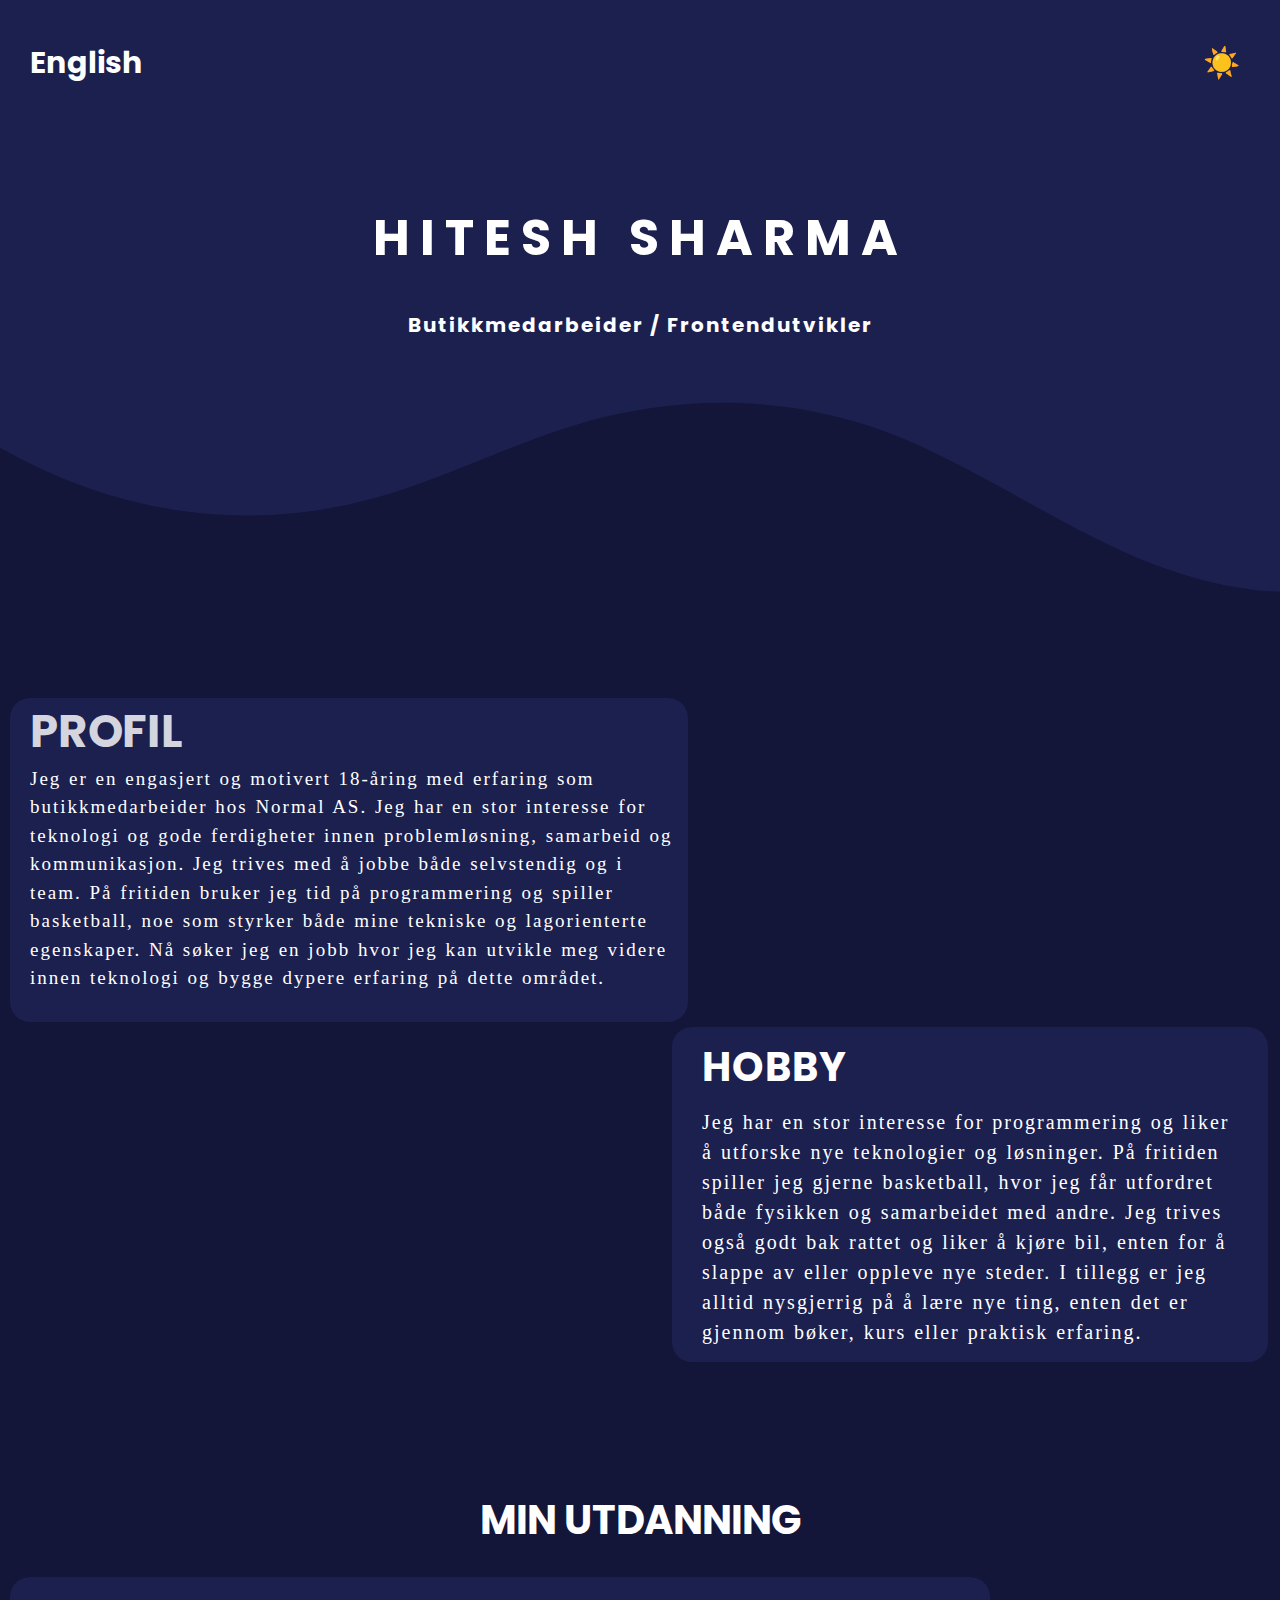
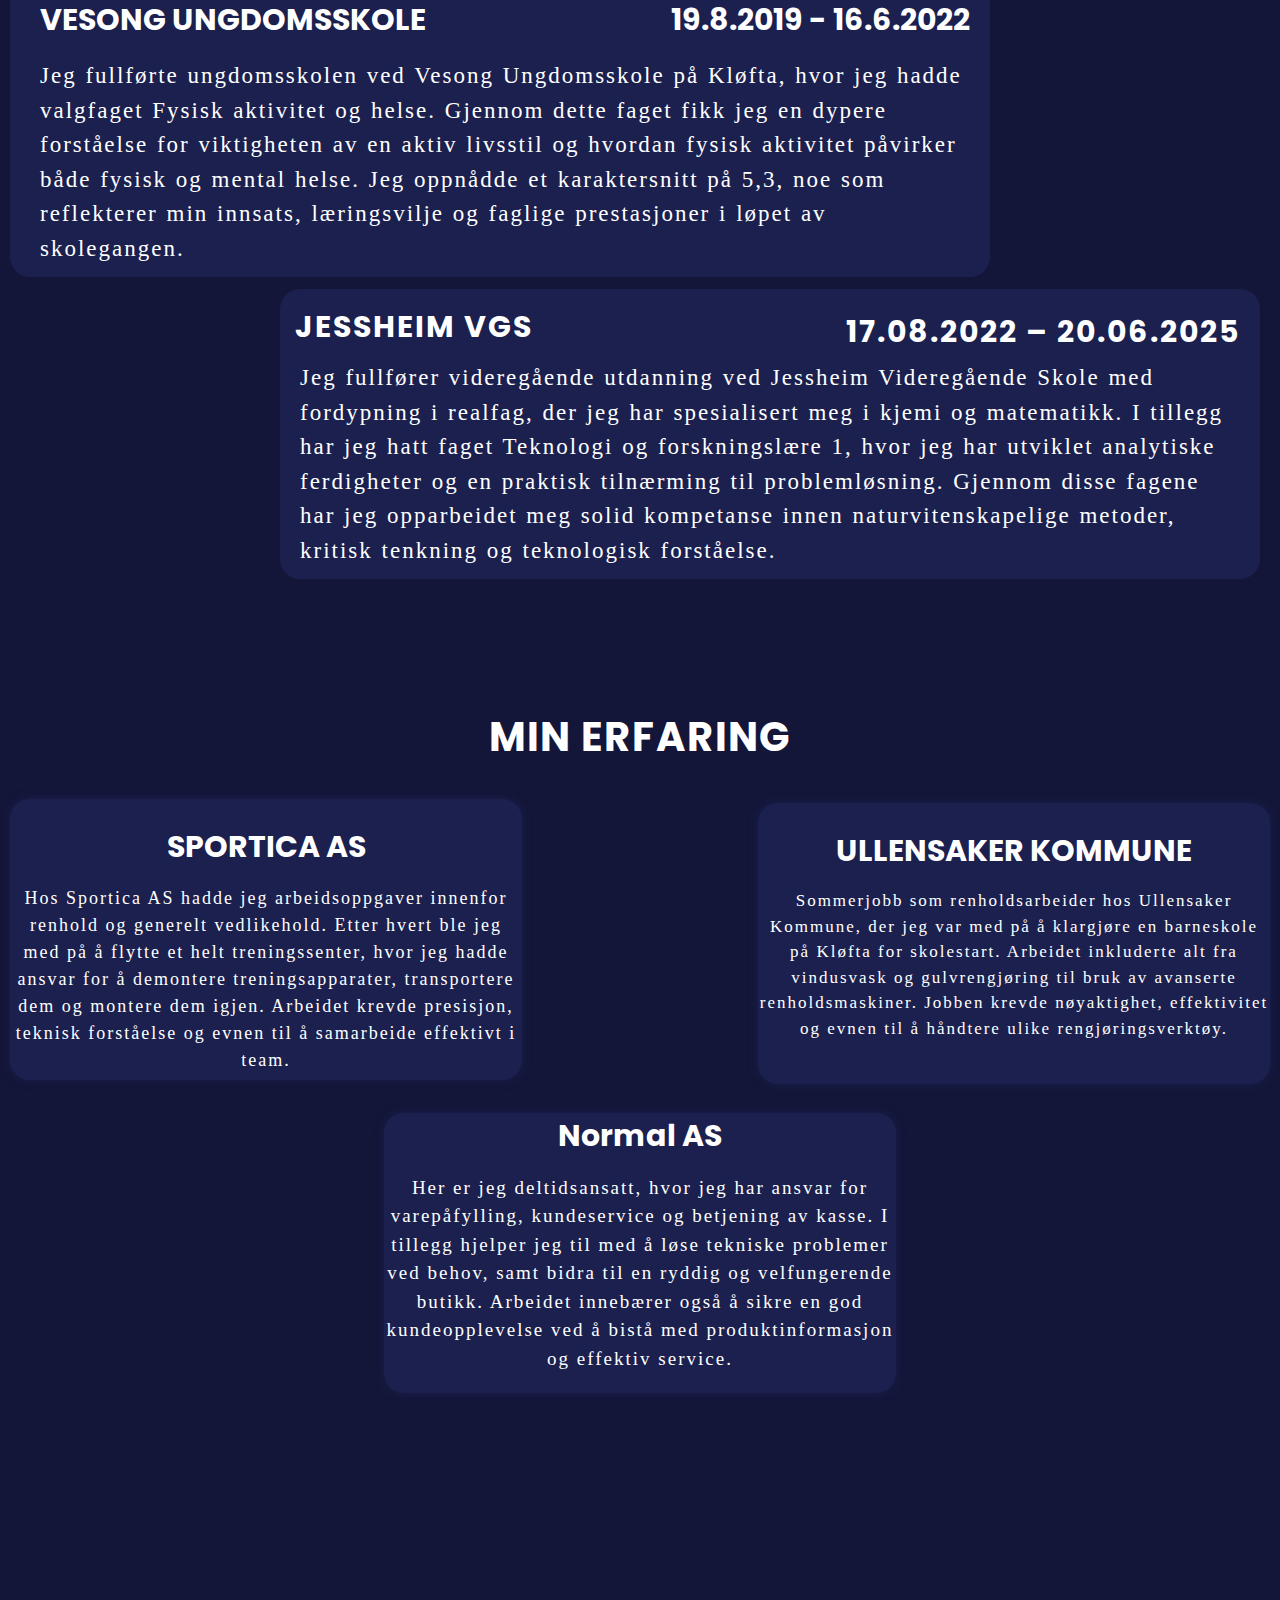
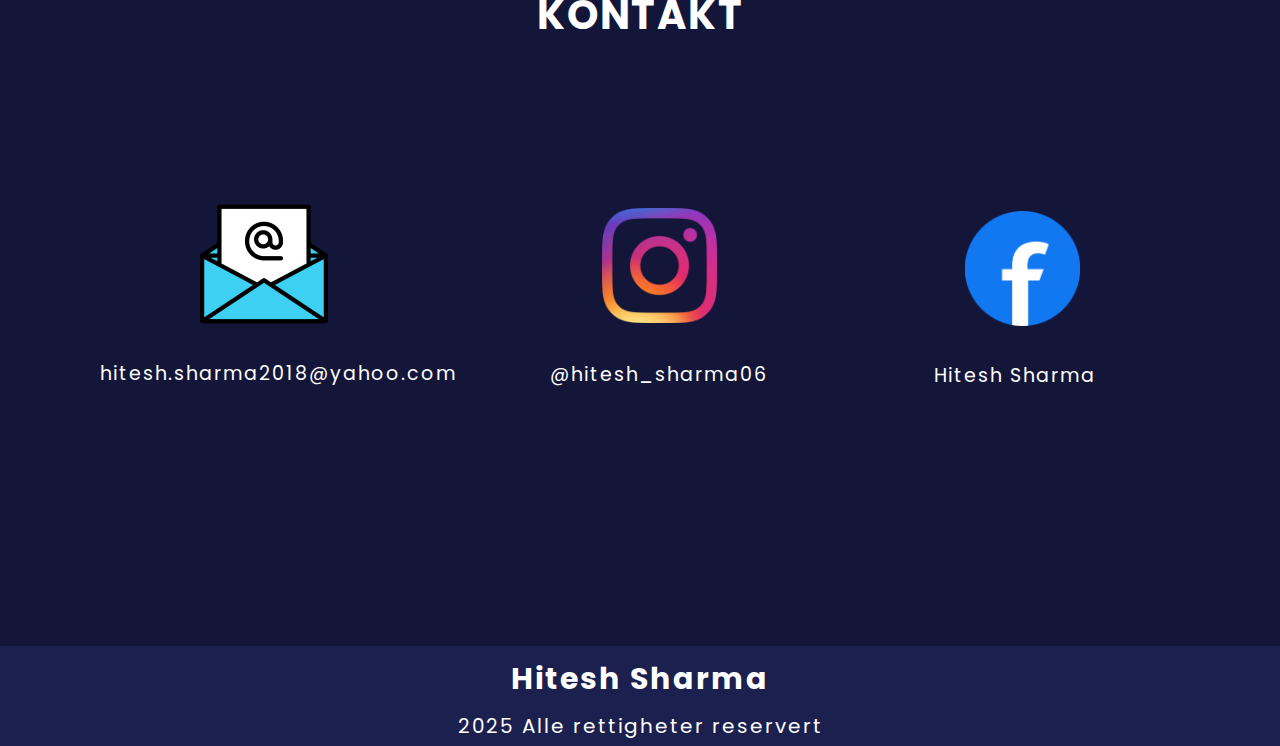
<file: index.html>
<!DOCTYPE html>
<html lang="en">
<head>
    <meta charset="UTF-8">
    <meta name="viewport" content="width=device-width, initial-scale=1.0">
    <title>Hitesh Sharma</title>
    <link href="https://fonts.googleapis.com/css2?family=Poppins:wght@700&display=swap" rel="stylesheet">
    <link rel="stylesheet" href="dark.css">
    <link rel="icon" href="imag.png" type="image/png"> 
</head>
<body>
    <header>
        <div class="nav">
            <div class="språk">
                <h2><a href="english_dark.html">English</a></h2>
            </div>
            <div class="dark">
                <h2><a href="app.html">☀️</a></h2>
            </div>
            <div class="custom-shape-divider-top-1742841996">
                <svg data-name="Layer 1" xmlns="http://www.w3.org/2000/svg" viewBox="0 0 1200 120" preserveAspectRatio="none">
                    <path d="M321.39,56.44c58-10.79,114.16-30.13,172-41.86,82.39-16.72,168.19-17.73,250.45-.39C823.78,31,906.67,72,985.66,92.83c70.05,18.48,146.53,26.09,214.34,3V0H0V27.35A600.21,600.21,0,0,0,321.39,56.44Z" class="shape-fill"></path>
                </svg>
            </div>
        <div class="name">
            <h1>HITESH SHARMA</h1>
        </div>
        <div class="stilling">
            <h2>Butikkmedarbeider / Frontendutvikler</h2>
        </div>
        </div>
    </header>
    <main>
        <div class="profil">
            <div class="navn">
                <h2>PROFIL</h2>
            </div>
            <div class="profiltekst">
                <p>Jeg er en engasjert og motivert 18-åring med erfaring som butikkmedarbeider hos Normal AS. Jeg har en stor interesse for teknologi og gode ferdigheter innen problemløsning, samarbeid og kommunikasjon. Jeg trives med å jobbe både selvstendig og i team. 

                    På fritiden bruker jeg tid på programmering og spiller basketball, noe som styrker både mine tekniske og lagorienterte egenskaper. Nå søker jeg en jobb hvor jeg kan utvikle meg videre innen teknologi og bygge dypere erfaring på dette området.
                </p>
            </div>
        </div>

        <div class="hobby">
            <h1>HOBBY</h1>
            <div class="hobbytekst">
                <p>Jeg har en stor interesse for programmering og liker å utforske nye teknologier og løsninger. På fritiden spiller jeg gjerne basketball, hvor jeg får utfordret både fysikken og samarbeidet med andre. Jeg trives også godt bak rattet og liker å kjøre bil, enten for å slappe av eller oppleve nye steder. I tillegg er jeg alltid nysgjerrig på å lære nye ting, enten det er gjennom bøker, kurs eller praktisk erfaring.</p>
            </div>
        </div>

        <div class="utdanning">
            <h1>MIN UTDANNING</h1>
            <div class="vesong">
                <h2>VESONG UNGDOMSSKOLE</h2>
                <div class="vesongtid">
                    <h2>19.8.2019 - 16.6.2022</h2>
                </div>
                <div class="vesongtekst">
                    <p>Jeg fullførte ungdomsskolen ved Vesong Ungdomsskole på Kløfta, hvor jeg hadde valgfaget Fysisk aktivitet og helse. Gjennom dette faget fikk jeg en dypere forståelse for viktigheten av en aktiv livsstil og hvordan fysisk aktivitet påvirker både fysisk og mental helse. Jeg oppnådde et karaktersnitt på 5,3, noe som reflekterer min innsats, læringsvilje og faglige prestasjoner i løpet av skolegangen.</p>
                </div>
            </div>

            <div class="jesvgs">
                <h2>JESSHEIM VGS</h2>
                <div class="jesstid">
                    <h2>17.08.2022 – 20.06.2025</h2>
                </div>
                <div class="jesstekst">
                    <p>Jeg fullfører videregående utdanning ved Jessheim Videregående Skole med fordypning i realfag, der jeg har spesialisert meg i kjemi og matematikk. I tillegg har jeg hatt faget Teknologi og forskningslære 1, hvor jeg har utviklet analytiske ferdigheter og en praktisk tilnærming til problemløsning. Gjennom disse fagene har jeg opparbeidet meg solid kompetanse innen naturvitenskapelige metoder, kritisk tenkning og teknologisk forståelse.</p>
                </div>
            </div>
        </div>

        <div class="erfaring">
            <h1>MIN ERFARING</h1>
            <div class="sportica scroll-effect">
                <h2>SPORTICA AS</h2>
                <p>Hos Sportica AS hadde jeg arbeidsoppgaver innenfor renhold og generelt vedlikehold. Etter hvert ble jeg med på å flytte et helt treningssenter, hvor jeg hadde ansvar for å demontere treningsapparater, transportere dem og montere dem igjen. Arbeidet krevde presisjon, teknisk forståelse og evnen til å samarbeide effektivt i team.</p>
            </div>

            <div class="normal">
                <h2>Normal AS</h2>
                <p>Her er jeg deltidsansatt, hvor jeg har ansvar for varepåfylling, kundeservice og betjening av kasse. I tillegg hjelper jeg til med å løse tekniske problemer ved behov, samt bidra til en ryddig og velfungerende butikk. Arbeidet innebærer også å sikre en god kundeopplevelse ved å bistå med produktinformasjon og effektiv service.</p>
            </div>

            <div class="ulk">
                <h2>ULLENSAKER KOMMUNE</h2>
                <p>Sommerjobb som renholdsarbeider hos Ullensaker Kommune, der jeg var med på å klargjøre en barneskole på Kløfta for skolestart. Arbeidet inkluderte alt fra vindusvask og gulvrengjøring til bruk av avanserte renholdsmaskiner. Jobben krevde nøyaktighet, effektivitet og evnen til å håndtere ulike rengjøringsverktøy.</p>
            </div>
        </div>
        <div class="kontakt">
            <h1>KONTAKT</h1>
            <div class="email">
                 <a href="mailto:hitesh.sharma2018@yahoo.com" target="_blank">
                        <img src="image.png" alt="">
                 </a>
                <p>hitesh.sharma2018@yahoo.com</p>
            </div>
            <div class="insta">
                <a href="https://www.instagram.com/hitesh_sharma06/" target="_blank">
                    <img src="insta.png" alt="">
                </a>
                <p>@hitesh_sharma06</p>
            </div>
            <div class="facebook">
                <a href="https://www.facebook.com/profile.php?id=100025072475921" target="_blank">
                    <img src="facebook.png" alt="">
                </a>
                <p>Hitesh Sharma</p>
            </div>
        </div>
    </main>

    <footer>
        <div class="footer">
            <h2>Hitesh Sharma</h2>
            <p>2025 Alle rettigheter reservert</p>
        </div>
    </footer>
</body>
</html>
</file>
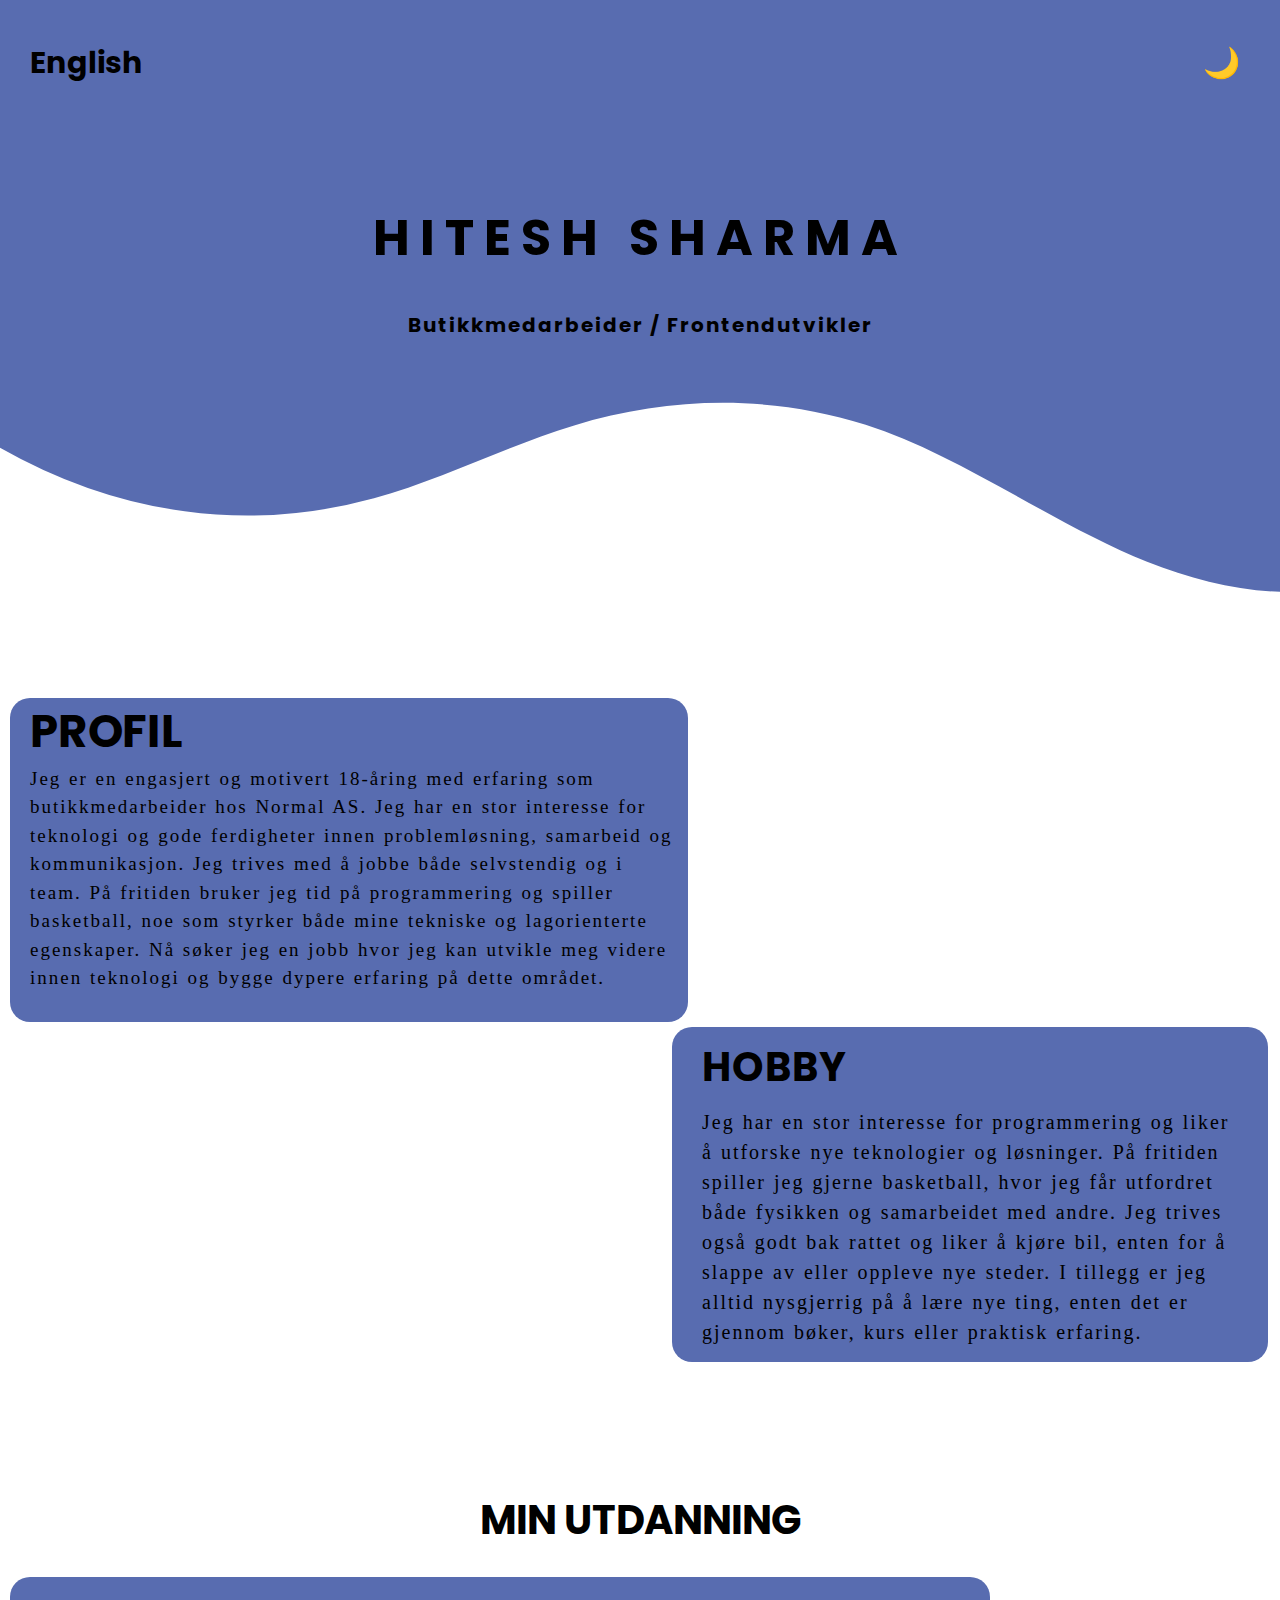
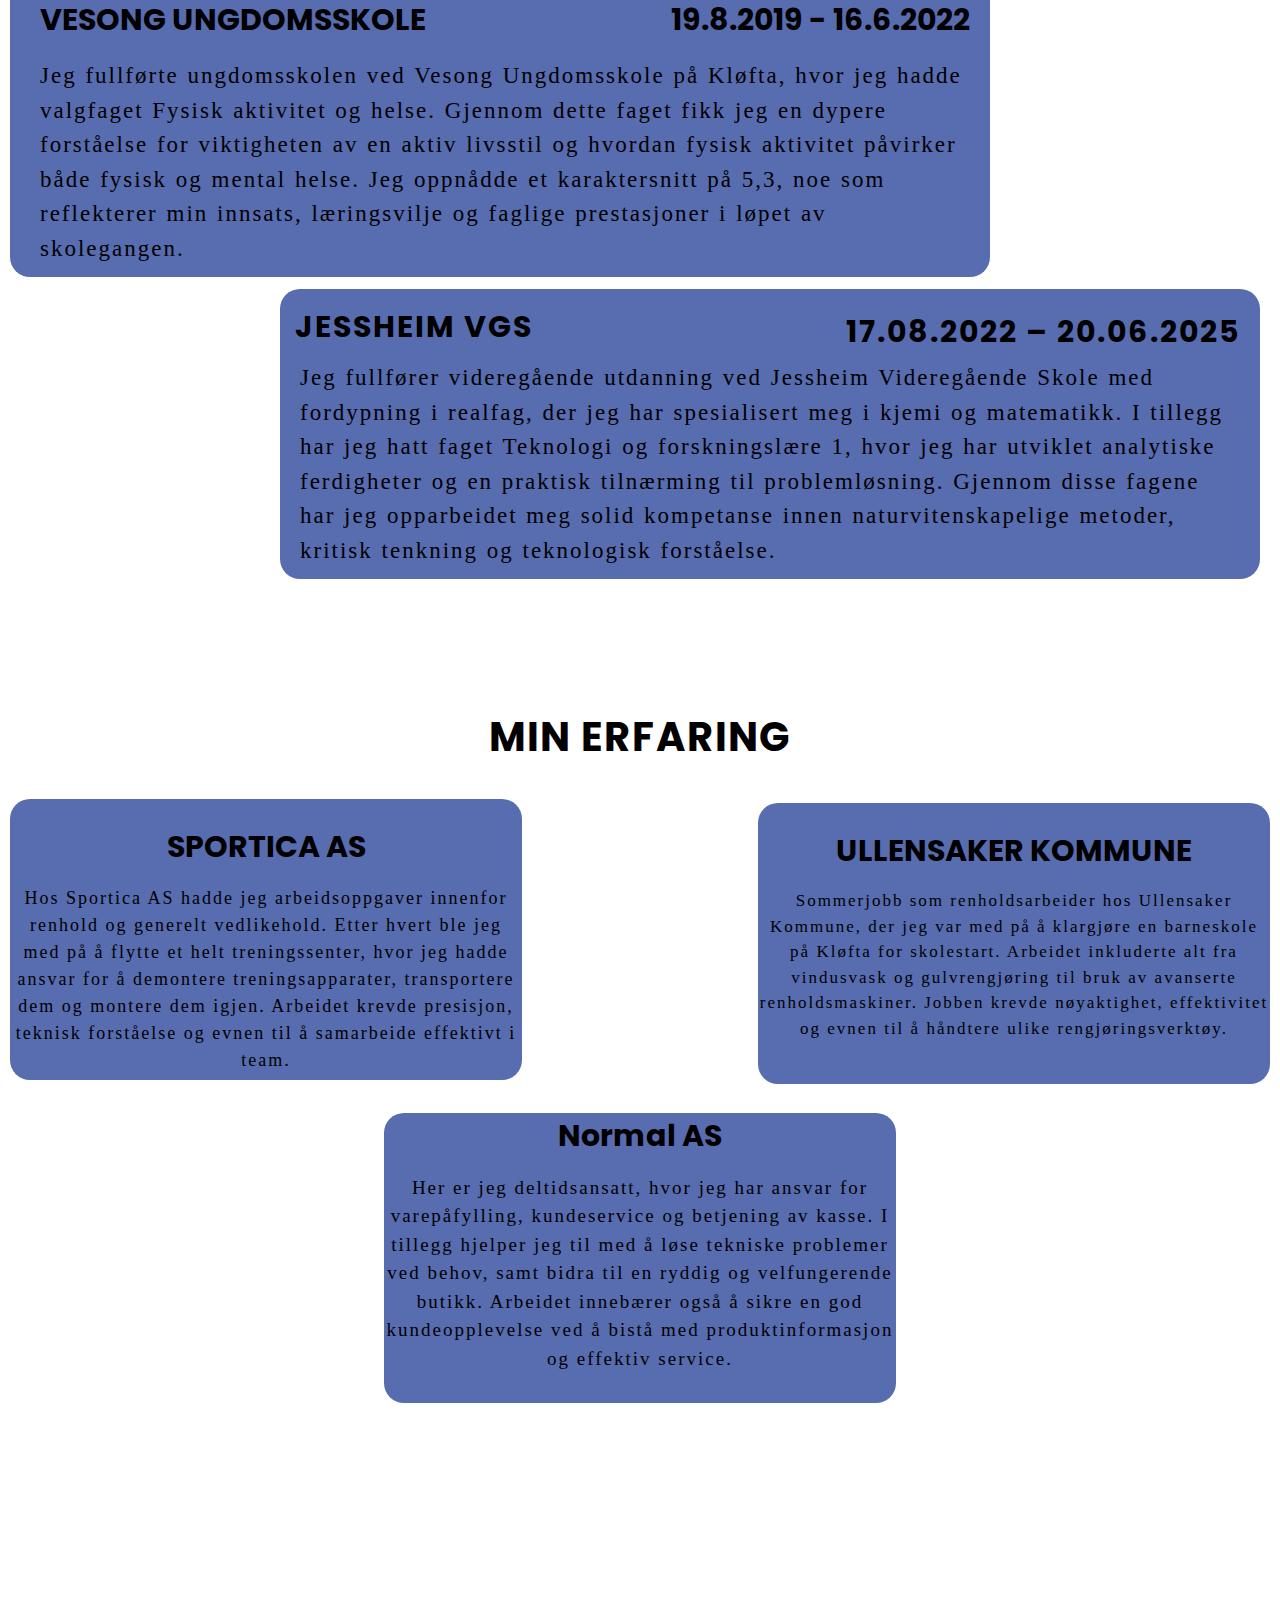
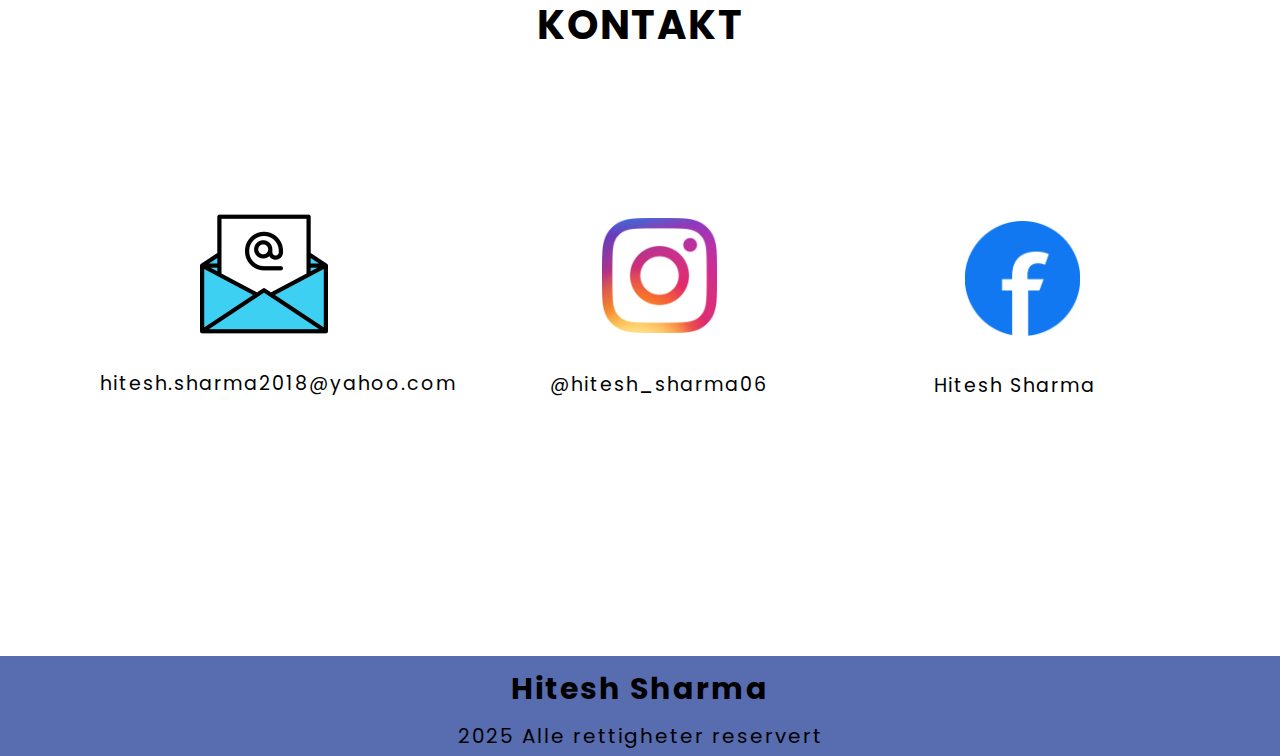
<file: app.html>
<!DOCTYPE html>
<html lang="en">
<head>
    <meta charset="UTF-8">
    <meta name="viewport" content="width=device-width, initial-scale=1.0">
    <title>Hitesh Sharma</title>
    <link href="https://fonts.googleapis.com/css2?family=Poppins:wght@700&display=swap" rel="stylesheet">
    <link rel="stylesheet" href="style.css">
    <link rel="icon" href="imag.png" type="image/png"> 
</head>
<body>
    <header>
        <div class="nav">
            <div class="språk">
                <h2><a href="english.html">English</a></h2>
            </div>
            <div class="dark">
                <h2><a href="dark_app.html">🌙</a></h2>
            </div>
            <div class="custom-shape-divider-top-1742841996">
                <svg data-name="Layer 1" xmlns="http://www.w3.org/2000/svg" viewBox="0 0 1200 120" preserveAspectRatio="none">
                    <path d="M321.39,56.44c58-10.79,114.16-30.13,172-41.86,82.39-16.72,168.19-17.73,250.45-.39C823.78,31,906.67,72,985.66,92.83c70.05,18.48,146.53,26.09,214.34,3V0H0V27.35A600.21,600.21,0,0,0,321.39,56.44Z" class="shape-fill"></path>
                </svg>
            </div>
        <div class="name">
            <h1>HITESH SHARMA</h1>
        </div>
        <div class="stilling">
            <h2>Butikkmedarbeider / Frontendutvikler</h2>
        </div>
        </div>
    </header>
    <main>
        <div class="profil">
            <div class="navn">
                <h2>PROFIL</h2>
            </div>
            <div class="profiltekst">
                <p>Jeg er en engasjert og motivert 18-åring med erfaring som butikkmedarbeider hos Normal AS. Jeg har en stor interesse for teknologi og gode ferdigheter innen problemløsning, samarbeid og kommunikasjon. Jeg trives med å jobbe både selvstendig og i team. 

                    På fritiden bruker jeg tid på programmering og spiller basketball, noe som styrker både mine tekniske og lagorienterte egenskaper. Nå søker jeg en jobb hvor jeg kan utvikle meg videre innen teknologi og bygge dypere erfaring på dette området.
                </p>
            </div>
        </div>

        <div class="hobby">
            <h1>HOBBY</h1>
            <div class="hobbytekst">
                <p>Jeg har en stor interesse for programmering og liker å utforske nye teknologier og løsninger. På fritiden spiller jeg gjerne basketball, hvor jeg får utfordret både fysikken og samarbeidet med andre. Jeg trives også godt bak rattet og liker å kjøre bil, enten for å slappe av eller oppleve nye steder. I tillegg er jeg alltid nysgjerrig på å lære nye ting, enten det er gjennom bøker, kurs eller praktisk erfaring.</p>
            </div>
        </div>

        <div class="utdanning">
            <h1>MIN UTDANNING</h1>
            <div class="vesong">
                <h2>VESONG UNGDOMSSKOLE</h2>
                <div class="vesongtid">
                    <h2>19.8.2019 - 16.6.2022</h2>
                </div>
                <div class="vesongtekst">
                    <p>Jeg fullførte ungdomsskolen ved Vesong Ungdomsskole på Kløfta, hvor jeg hadde valgfaget Fysisk aktivitet og helse. Gjennom dette faget fikk jeg en dypere forståelse for viktigheten av en aktiv livsstil og hvordan fysisk aktivitet påvirker både fysisk og mental helse. Jeg oppnådde et karaktersnitt på 5,3, noe som reflekterer min innsats, læringsvilje og faglige prestasjoner i løpet av skolegangen.</p>
                </div>
            </div>

            <div class="jesvgs">
                <h2>JESSHEIM VGS</h2>
                <div class="jesstid">
                    <h2>17.08.2022 – 20.06.2025</h2>
                </div>
                <div class="jesstekst">
                    <p>Jeg fullfører videregående utdanning ved Jessheim Videregående Skole med fordypning i realfag, der jeg har spesialisert meg i kjemi og matematikk. I tillegg har jeg hatt faget Teknologi og forskningslære 1, hvor jeg har utviklet analytiske ferdigheter og en praktisk tilnærming til problemløsning. Gjennom disse fagene har jeg opparbeidet meg solid kompetanse innen naturvitenskapelige metoder, kritisk tenkning og teknologisk forståelse.</p>
                </div>
            </div>
        </div>

        <div class="erfaring">
            <h1>MIN ERFARING</h1>
            <div class="sportica scroll-effect">
                <h2>SPORTICA AS</h2>
                <p>Hos Sportica AS hadde jeg arbeidsoppgaver innenfor renhold og generelt vedlikehold. Etter hvert ble jeg med på å flytte et helt treningssenter, hvor jeg hadde ansvar for å demontere treningsapparater, transportere dem og montere dem igjen. Arbeidet krevde presisjon, teknisk forståelse og evnen til å samarbeide effektivt i team.</p>
            </div>

            <div class="normal">
                <h2>Normal AS</h2>
                <p>Her er jeg deltidsansatt, hvor jeg har ansvar for varepåfylling, kundeservice og betjening av kasse. I tillegg hjelper jeg til med å løse tekniske problemer ved behov, samt bidra til en ryddig og velfungerende butikk. Arbeidet innebærer også å sikre en god kundeopplevelse ved å bistå med produktinformasjon og effektiv service.</p>
            </div>

            <div class="ulk">
                <h2>ULLENSAKER KOMMUNE</h2>
                <p>Sommerjobb som renholdsarbeider hos Ullensaker Kommune, der jeg var med på å klargjøre en barneskole på Kløfta for skolestart. Arbeidet inkluderte alt fra vindusvask og gulvrengjøring til bruk av avanserte renholdsmaskiner. Jobben krevde nøyaktighet, effektivitet og evnen til å håndtere ulike rengjøringsverktøy.</p>
            </div>
        </div>
        <div class="kontakt">
            <h1>KONTAKT</h1>
            <div class="email">
                 <a href="mailto:hitesh.sharma2018@yahoo.com" target="_blank">
                        <img src="image.png" alt="">
                 </a>
                <p>hitesh.sharma2018@yahoo.com</p>
            </div>
            <div class="insta">
                <a href="https://www.instagram.com/hitesh_sharma06/" target="_blank">
                    <img src="insta.png" alt="">
                </a>
                <p>@hitesh_sharma06</p>
            </div>
            <div class="facebook">
                <a href="https://www.facebook.com/profile.php?id=100025072475921" target="_blank">
                    <img src="facebook.png" alt="">
                </a>
                <p>Hitesh Sharma</p>
            </div>
        </div>
    </main>

    <footer>
        <div class="footer">
            <h2>Hitesh Sharma</h2>
            <p>2025 Alle rettigheter reservert</p>
        </div>
    </footer>
</body>
</html>
</file>
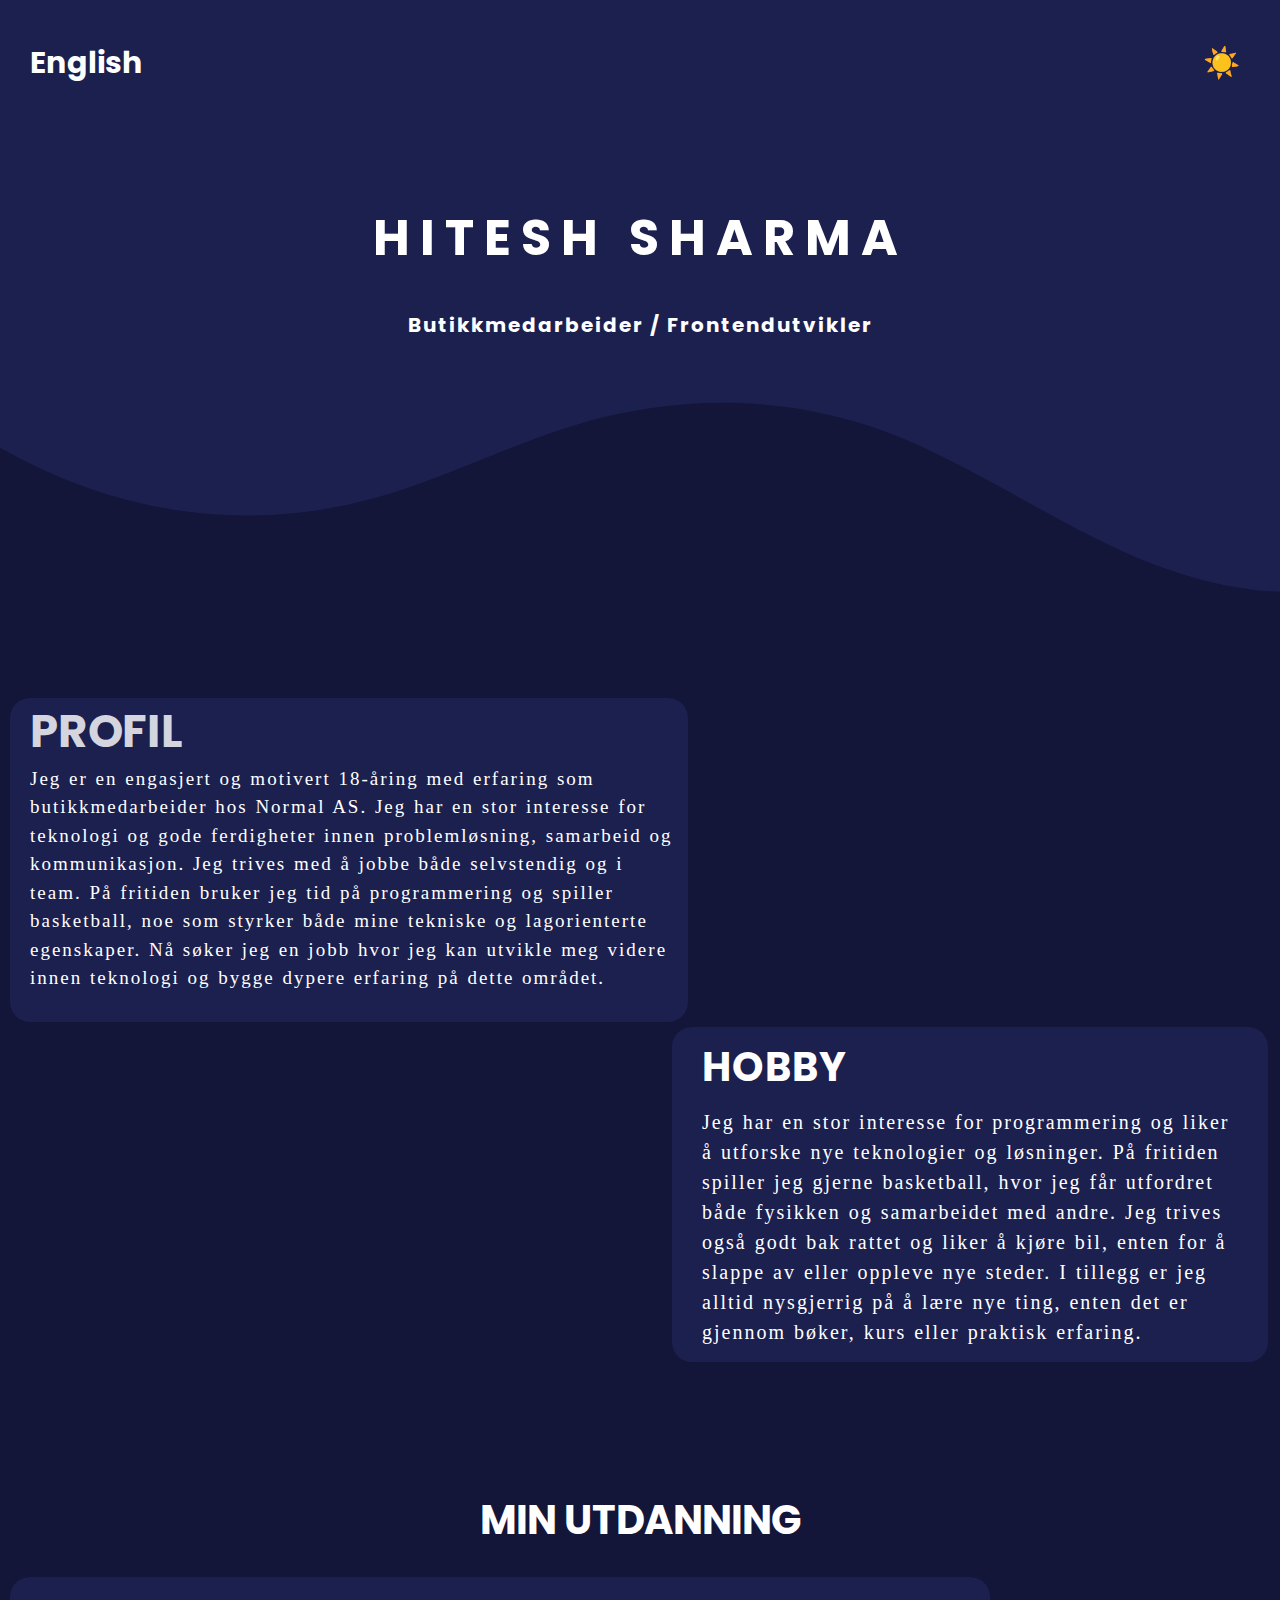
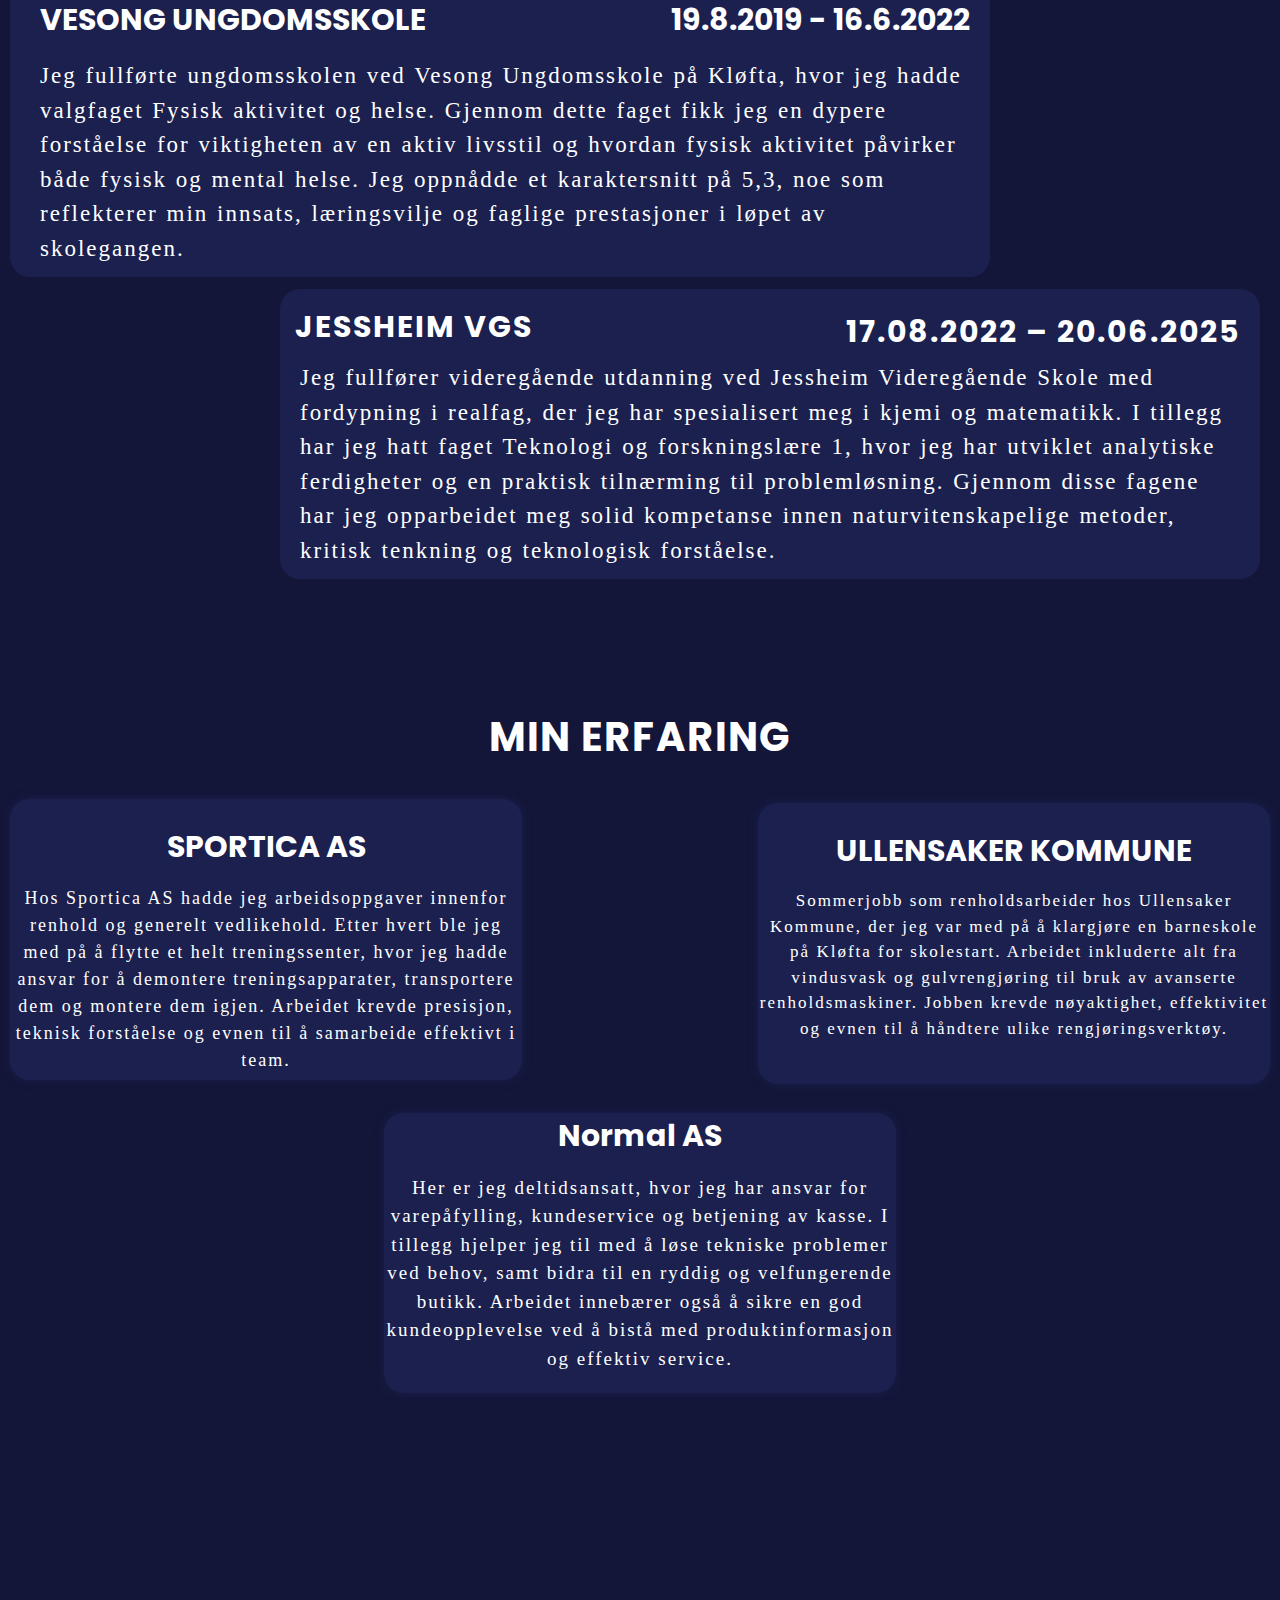
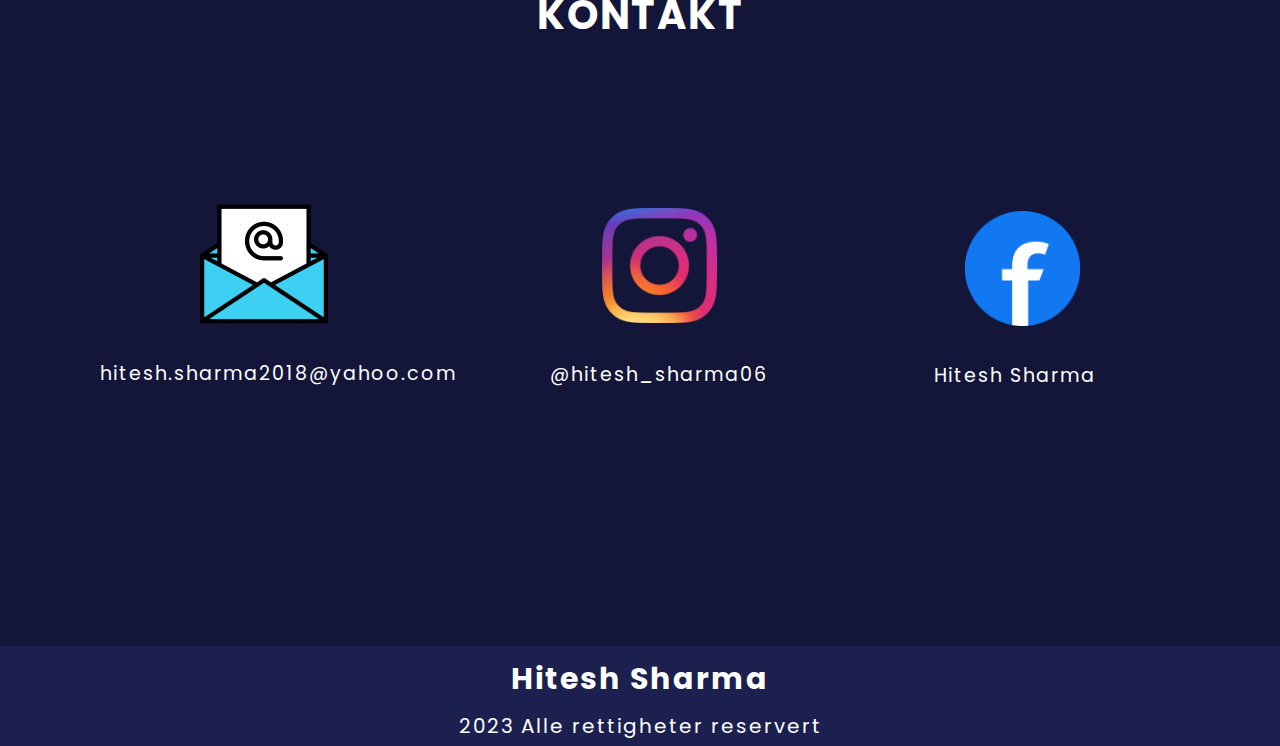
<file: dark_app.html>
<!DOCTYPE html>
<html lang="en">
<head>
    <meta charset="UTF-8">
    <meta name="viewport" content="width=device-width, initial-scale=1.0">
    <title>Hitesh Sharma</title>
    <link href="https://fonts.googleapis.com/css2?family=Poppins:wght@700&display=swap" rel="stylesheet">
    <link rel="stylesheet" href="dark.css">
    <link rel="icon" href="imag.png" type="image/png"> 
</head>
<body>
    <header>
        <div class="nav">
            <div class="språk">
                <h2><a href="english_dark.html">English</a></h2>
            </div>
            <div class="dark">
                <h2><a href="app.html">☀️</a></h2>
            </div>
            <div class="custom-shape-divider-top-1742841996">
                <svg data-name="Layer 1" xmlns="http://www.w3.org/2000/svg" viewBox="0 0 1200 120" preserveAspectRatio="none">
                    <path d="M321.39,56.44c58-10.79,114.16-30.13,172-41.86,82.39-16.72,168.19-17.73,250.45-.39C823.78,31,906.67,72,985.66,92.83c70.05,18.48,146.53,26.09,214.34,3V0H0V27.35A600.21,600.21,0,0,0,321.39,56.44Z" class="shape-fill"></path>
                </svg>
            </div>
        <div class="name">
            <h1>HITESH SHARMA</h1>
        </div>
        <div class="stilling">
            <h2>Butikkmedarbeider / Frontendutvikler</h2>
        </div>
        </div>
    </header>
    <main>
        <div class="profil">
            <div class="navn">
                <h2>PROFIL</h2>
            </div>
            <div class="profiltekst">
                <p>Jeg er en engasjert og motivert 18-åring med erfaring som butikkmedarbeider hos Normal AS. Jeg har en stor interesse for teknologi og gode ferdigheter innen problemløsning, samarbeid og kommunikasjon. Jeg trives med å jobbe både selvstendig og i team. 

                    På fritiden bruker jeg tid på programmering og spiller basketball, noe som styrker både mine tekniske og lagorienterte egenskaper. Nå søker jeg en jobb hvor jeg kan utvikle meg videre innen teknologi og bygge dypere erfaring på dette området.
                </p>
            </div>
        </div>

        <div class="hobby">
            <h1>HOBBY</h1>
            <div class="hobbytekst">
                <p>Jeg har en stor interesse for programmering og liker å utforske nye teknologier og løsninger. På fritiden spiller jeg gjerne basketball, hvor jeg får utfordret både fysikken og samarbeidet med andre. Jeg trives også godt bak rattet og liker å kjøre bil, enten for å slappe av eller oppleve nye steder. I tillegg er jeg alltid nysgjerrig på å lære nye ting, enten det er gjennom bøker, kurs eller praktisk erfaring.</p>
            </div>
        </div>

        <div class="utdanning">
            <h1>MIN UTDANNING</h1>
            <div class="vesong">
                <h2>VESONG UNGDOMSSKOLE</h2>
                <div class="vesongtid">
                    <h2>19.8.2019 - 16.6.2022</h2>
                </div>
                <div class="vesongtekst">
                    <p>Jeg fullførte ungdomsskolen ved Vesong Ungdomsskole på Kløfta, hvor jeg hadde valgfaget Fysisk aktivitet og helse. Gjennom dette faget fikk jeg en dypere forståelse for viktigheten av en aktiv livsstil og hvordan fysisk aktivitet påvirker både fysisk og mental helse. Jeg oppnådde et karaktersnitt på 5,3, noe som reflekterer min innsats, læringsvilje og faglige prestasjoner i løpet av skolegangen.</p>
                </div>
            </div>

            <div class="jesvgs">
                <h2>JESSHEIM VGS</h2>
                <div class="jesstid">
                    <h2>17.08.2022 – 20.06.2025</h2>
                </div>
                <div class="jesstekst">
                    <p>Jeg fullfører videregående utdanning ved Jessheim Videregående Skole med fordypning i realfag, der jeg har spesialisert meg i kjemi og matematikk. I tillegg har jeg hatt faget Teknologi og forskningslære 1, hvor jeg har utviklet analytiske ferdigheter og en praktisk tilnærming til problemløsning. Gjennom disse fagene har jeg opparbeidet meg solid kompetanse innen naturvitenskapelige metoder, kritisk tenkning og teknologisk forståelse.</p>
                </div>
            </div>
        </div>

        <div class="erfaring">
            <h1>MIN ERFARING</h1>
            <div class="sportica scroll-effect">
                <h2>SPORTICA AS</h2>
                <p>Hos Sportica AS hadde jeg arbeidsoppgaver innenfor renhold og generelt vedlikehold. Etter hvert ble jeg med på å flytte et helt treningssenter, hvor jeg hadde ansvar for å demontere treningsapparater, transportere dem og montere dem igjen. Arbeidet krevde presisjon, teknisk forståelse og evnen til å samarbeide effektivt i team.</p>
            </div>

            <div class="normal">
                <h2>Normal AS</h2>
                <p>Her er jeg deltidsansatt, hvor jeg har ansvar for varepåfylling, kundeservice og betjening av kasse. I tillegg hjelper jeg til med å løse tekniske problemer ved behov, samt bidra til en ryddig og velfungerende butikk. Arbeidet innebærer også å sikre en god kundeopplevelse ved å bistå med produktinformasjon og effektiv service.</p>
            </div>

            <div class="ulk">
                <h2>ULLENSAKER KOMMUNE</h2>
                <p>Sommerjobb som renholdsarbeider hos Ullensaker Kommune, der jeg var med på å klargjøre en barneskole på Kløfta for skolestart. Arbeidet inkluderte alt fra vindusvask og gulvrengjøring til bruk av avanserte renholdsmaskiner. Jobben krevde nøyaktighet, effektivitet og evnen til å håndtere ulike rengjøringsverktøy.</p>
            </div>
        </div>
        <div class="kontakt">
            <h1>KONTAKT</h1>
            <div class="email">
                 <a href="mailto:hitesh.sharma2018@yahoo.com" target="_blank">
                        <img src="image.png" alt="">
                 </a>
                <p>hitesh.sharma2018@yahoo.com</p>
            </div>
            <div class="insta">
                <a href="https://www.instagram.com/hitesh_sharma06/" target="_blank">
                    <img src="insta.png" alt="">
                </a>
                <p>@hitesh_sharma06</p>
            </div>
            <div class="facebook">
                <a href="https://www.facebook.com/profile.php?id=100025072475921" target="_blank">
                    <img src="facebook.png" alt="">
                </a>
                <p>Hitesh Sharma</p>
            </div>
        </div>
    </main>

    <footer>
        <div class="footer">
            <h2>Hitesh Sharma</h2>
            <p>2023 Alle rettigheter reservert</p>
        </div>
    </footer>
</body>
</html>
</file>
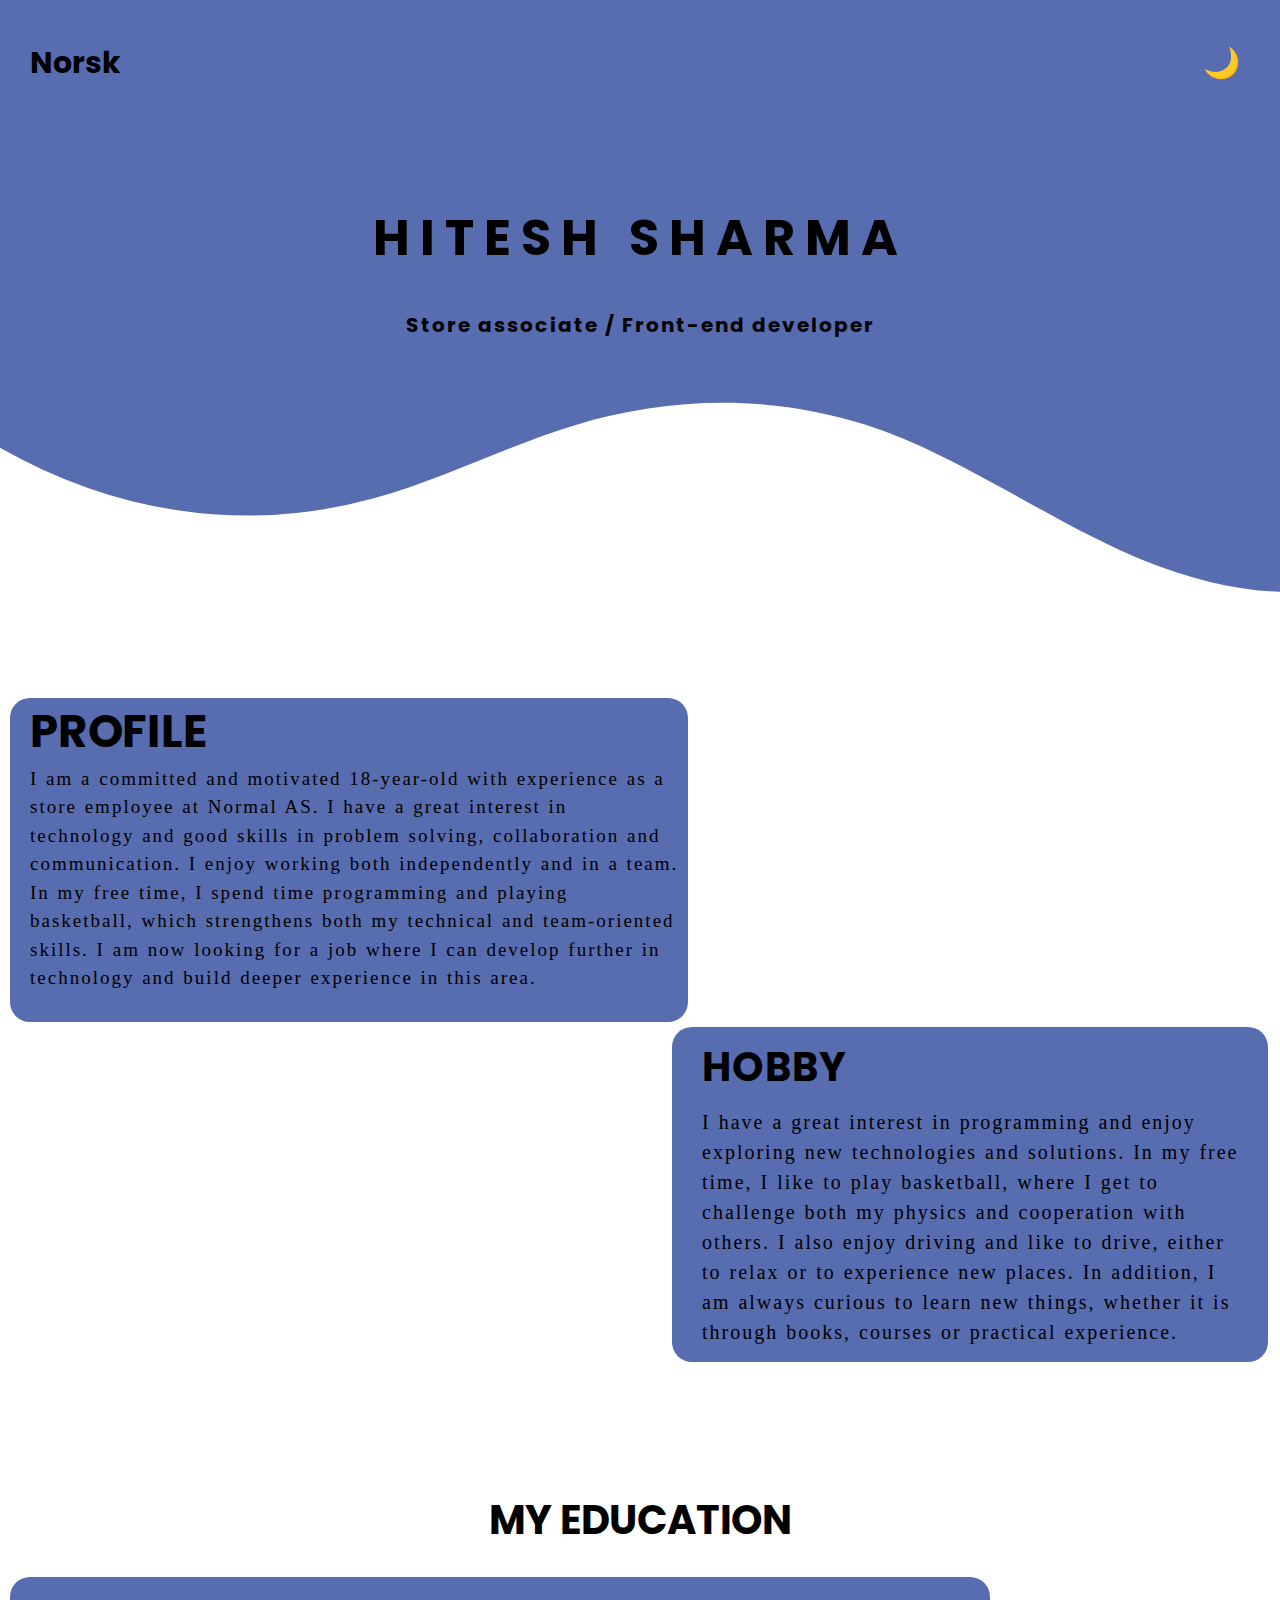
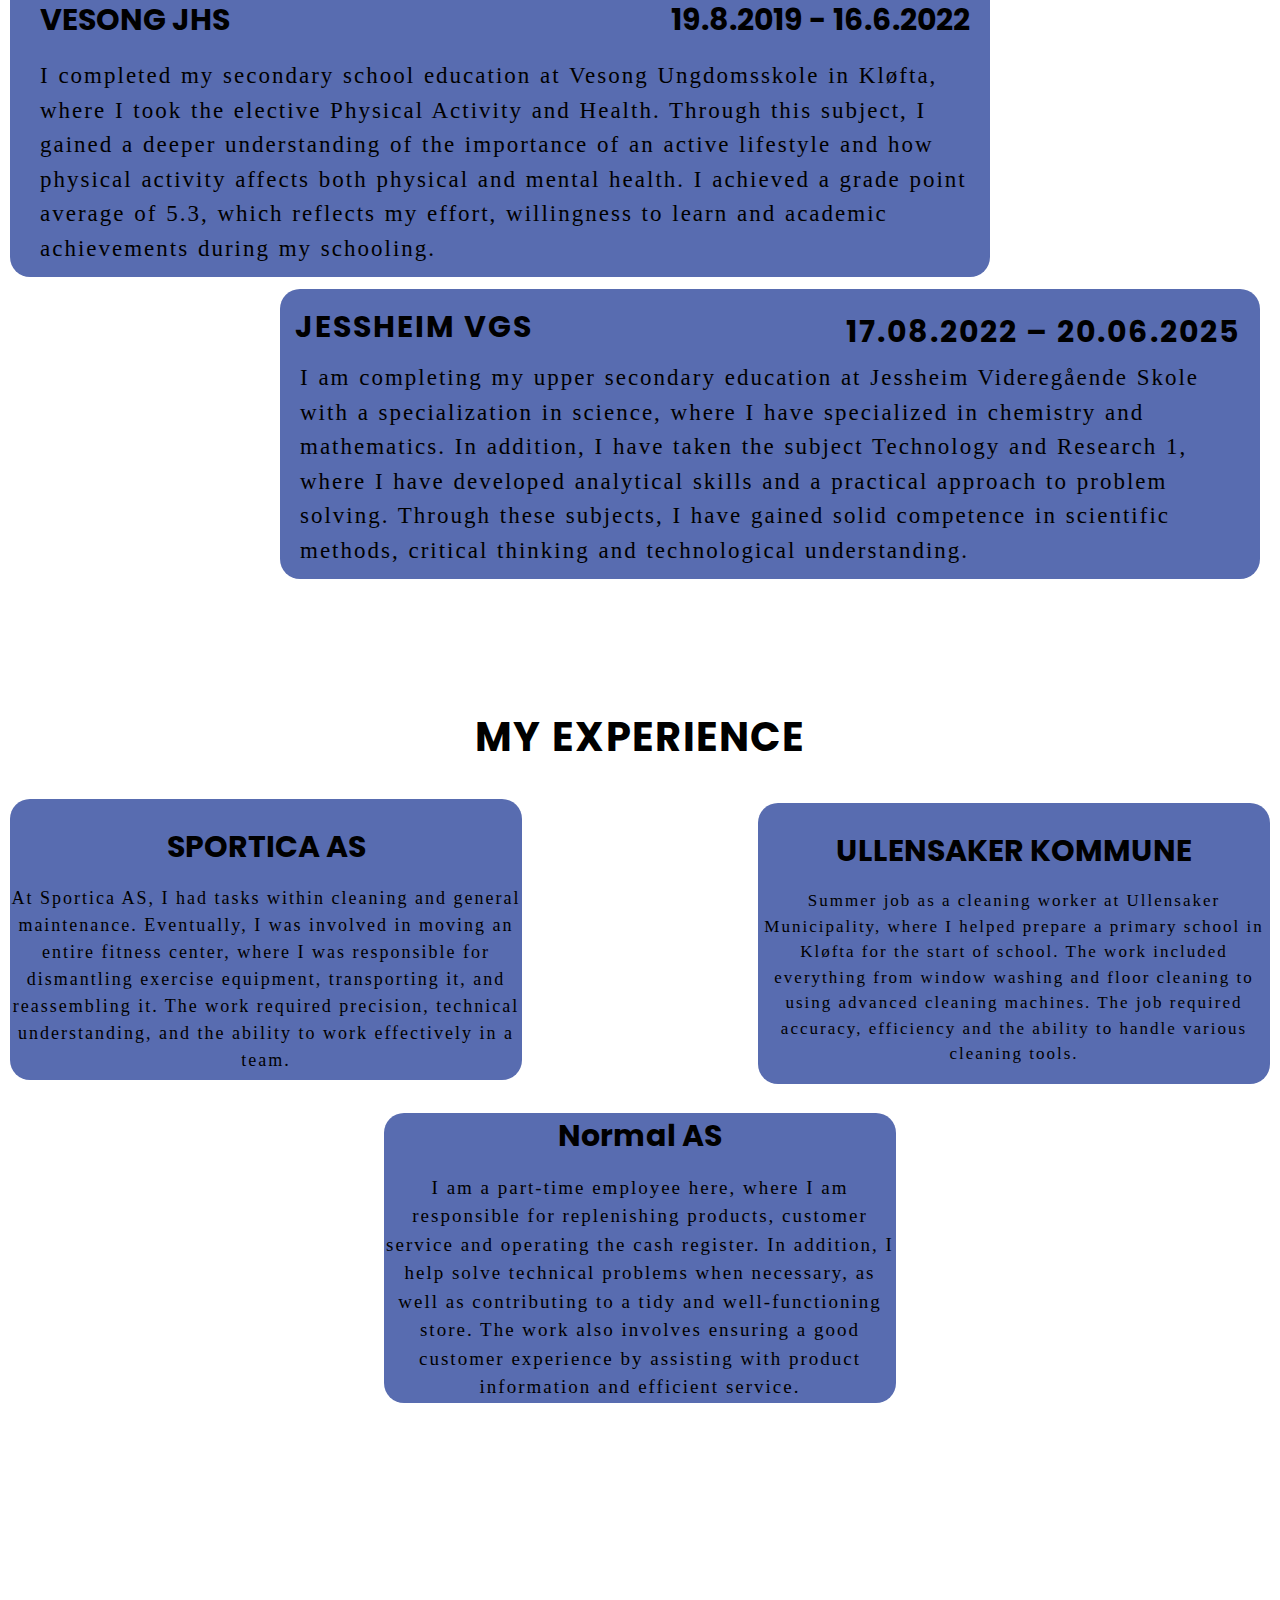
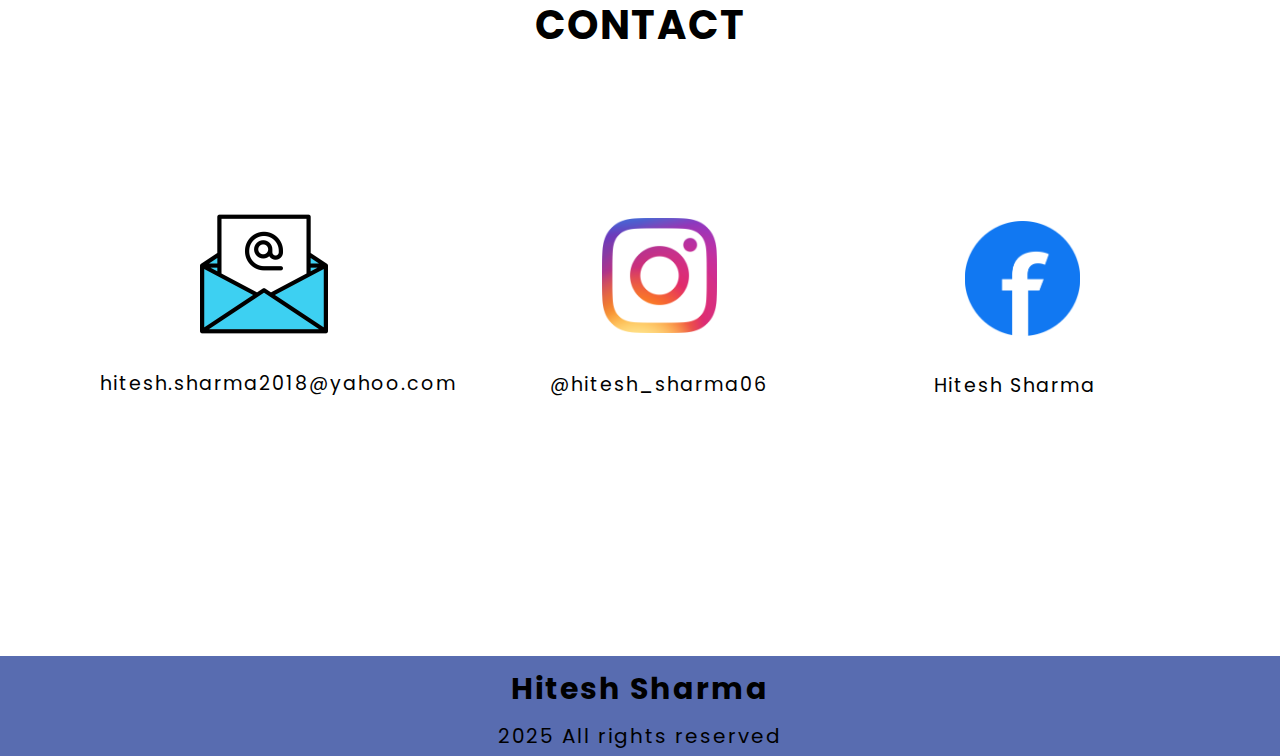
<file: english.html>
<!DOCTYPE html>
<html lang="en">
<head>
    <meta charset="UTF-8">
    <meta name="viewport" content="width=device-width, initial-scale=1.0">
    <title>Hitesh Sharma</title>
    <link href="https://fonts.googleapis.com/css2?family=Poppins:wght@700&display=swap" rel="stylesheet">
    <link rel="stylesheet" href="english.css">
    <link rel="icon" href="imag.png" type="image/png"> 
</head>
<body>
    <header>
        <div class="nav">
            <div class="språk">
                <h2><a href="app.html">Norsk</a></h2>
            </div>
            <div class="dark">
                <h2><a href="english_dark.html">🌙</a></h2>
            </div>
            <div class="custom-shape-divider-top-1742841996">
                <svg data-name="Layer 1" xmlns="http://www.w3.org/2000/svg" viewBox="0 0 1200 120" preserveAspectRatio="none">
                    <path d="M321.39,56.44c58-10.79,114.16-30.13,172-41.86,82.39-16.72,168.19-17.73,250.45-.39C823.78,31,906.67,72,985.66,92.83c70.05,18.48,146.53,26.09,214.34,3V0H0V27.35A600.21,600.21,0,0,0,321.39,56.44Z" class="shape-fill"></path>
                </svg>
            </div>
        <div class="name">
            <h1>HITESH SHARMA</h1>
        </div>
        <div class="stilling">
            <h2>Store associate / Front-end developer</h2>
        </div>
        </div>
    </header>
    <main>
        <div class="profil">
            <div class="navn">
                <h2>PROFILE</h2>
            </div>
            <div class="profiltekst">
                <p>I am a committed and motivated 18-year-old with experience as a store employee at Normal AS. I have a great interest in technology and good skills in problem solving, collaboration and communication. I enjoy working both independently and in a team.

                    In my free time, I spend time programming and playing basketball, which strengthens both my technical and team-oriented skills. I am now looking for a job where I can develop further in technology and build deeper experience in this area.
                </p>
            </div>
        </div>

        <div class="hobby">
            <h1>HOBBY</h1>
            <div class="hobbytekst">
                <p>I have a great interest in programming and enjoy exploring new technologies and solutions. In my free time, I like to play basketball, where I get to challenge both my physics and cooperation with others. I also enjoy driving and like to drive, either to relax or to experience new places. In addition, I am always curious to learn new things, whether it is through books, courses or practical experience.</p>
            </div>
        </div>

        <div class="utdanning">
            <h1>MY EDUCATION</h1>
            <div class="vesong">
                <h2>VESONG JHS</h2>
                <div class="vesongtid">
                    <h2>19.8.2019 - 16.6.2022</h2>
                </div>
                <div class="vesongtekst">
                    <p>I completed my secondary school education at Vesong Ungdomsskole in Kløfta, where I took the elective Physical Activity and Health. Through this subject, I gained a deeper understanding of the importance of an active lifestyle and how physical activity affects both physical and mental health. I achieved a grade point average of 5.3, which reflects my effort, willingness to learn and academic achievements during my schooling.</p>
                </div>
            </div>

            <div class="jesvgs">
                <h2>JESSHEIM VGS</h2>
                <div class="jesstid">
                    <h2>17.08.2022 – 20.06.2025</h2>
                </div>
                <div class="jesstekst">
                    <p>I am completing my upper secondary education at Jessheim Videregående Skole with a specialization in science, where I have specialized in chemistry and mathematics. In addition, I have taken the subject Technology and Research 1, where I have developed analytical skills and a practical approach to problem solving. Through these subjects, I have gained solid competence in scientific methods, critical thinking and technological understanding.</p>
                </div>
            </div>
        </div>

        <div class="erfaring">
            <h1>MY EXPERIENCE</h1>
            <div class="sportica scroll-effect">
                <h2>SPORTICA AS</h2>
                <p>At Sportica AS, I had tasks within cleaning and general maintenance. Eventually, I was involved in moving an entire fitness center, where I was responsible for dismantling exercise equipment, transporting it, and reassembling it. The work required precision, technical understanding, and the ability to work effectively in a team.</p>
            </div>

            <div class="normal">
                <h2>Normal AS</h2>
                <p>I am a part-time employee here, where I am responsible for replenishing products, customer service and operating the cash register. In addition, I help solve technical problems when necessary, as well as contributing to a tidy and well-functioning store. The work also involves ensuring a good customer experience by assisting with product information and efficient service.</p>
            </div>

            <div class="ulk">
                <h2>ULLENSAKER KOMMUNE</h2>
                <p>Summer job as a cleaning worker at Ullensaker Municipality, where I helped prepare a primary school in Kløfta for the start of school. The work included everything from window washing and floor cleaning to using advanced cleaning machines. The job required accuracy, efficiency and the ability to handle various cleaning tools.</p>
            </div>
        </div>
        <div class="kontakt">
            <h1>CONTACT</h1>
            <div class="email">
                 <a href="mailto:hitesh.sharma2018@yahoo.com" target="_blank">
                        <img src="image.png" alt="">
                 </a>
                <p>hitesh.sharma2018@yahoo.com</p>
            </div>
            <div class="insta">
                <a href="https://www.instagram.com/hitesh_sharma06/" target="_blank">
                    <img src="insta.png" alt="">
                </a>
                <p>@hitesh_sharma06</p>
            </div>
            <div class="facebook">
                <a href="https://www.facebook.com/profile.php?id=100025072475921" target="_blank">
                    <img src="facebook.png" alt="">
                </a>
                <p>Hitesh Sharma</p>
            </div>
        </div>
    </main>

    <footer>
        <div class="footer">
            <h2>Hitesh Sharma</h2>
            <p>2025 All rights reserved</p>
        </div>
    </footer>
</body>
</html>
</file>
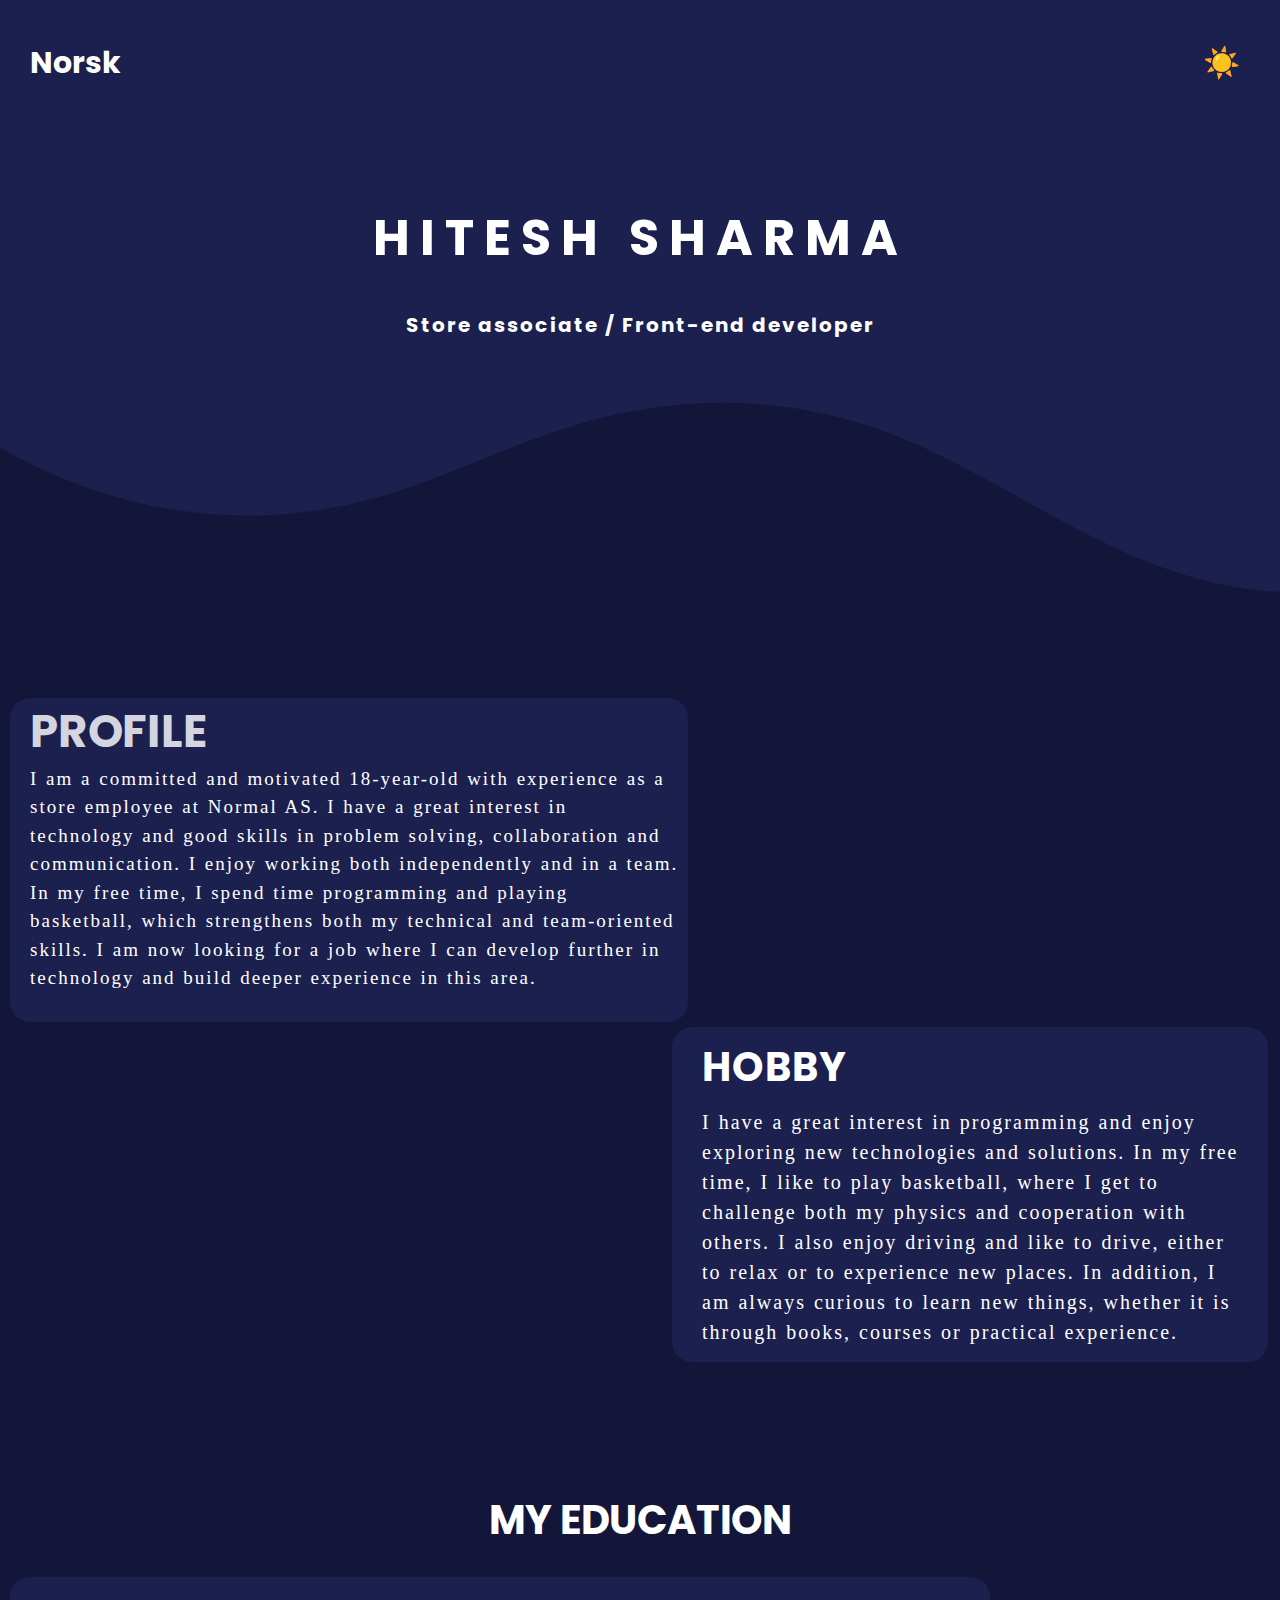
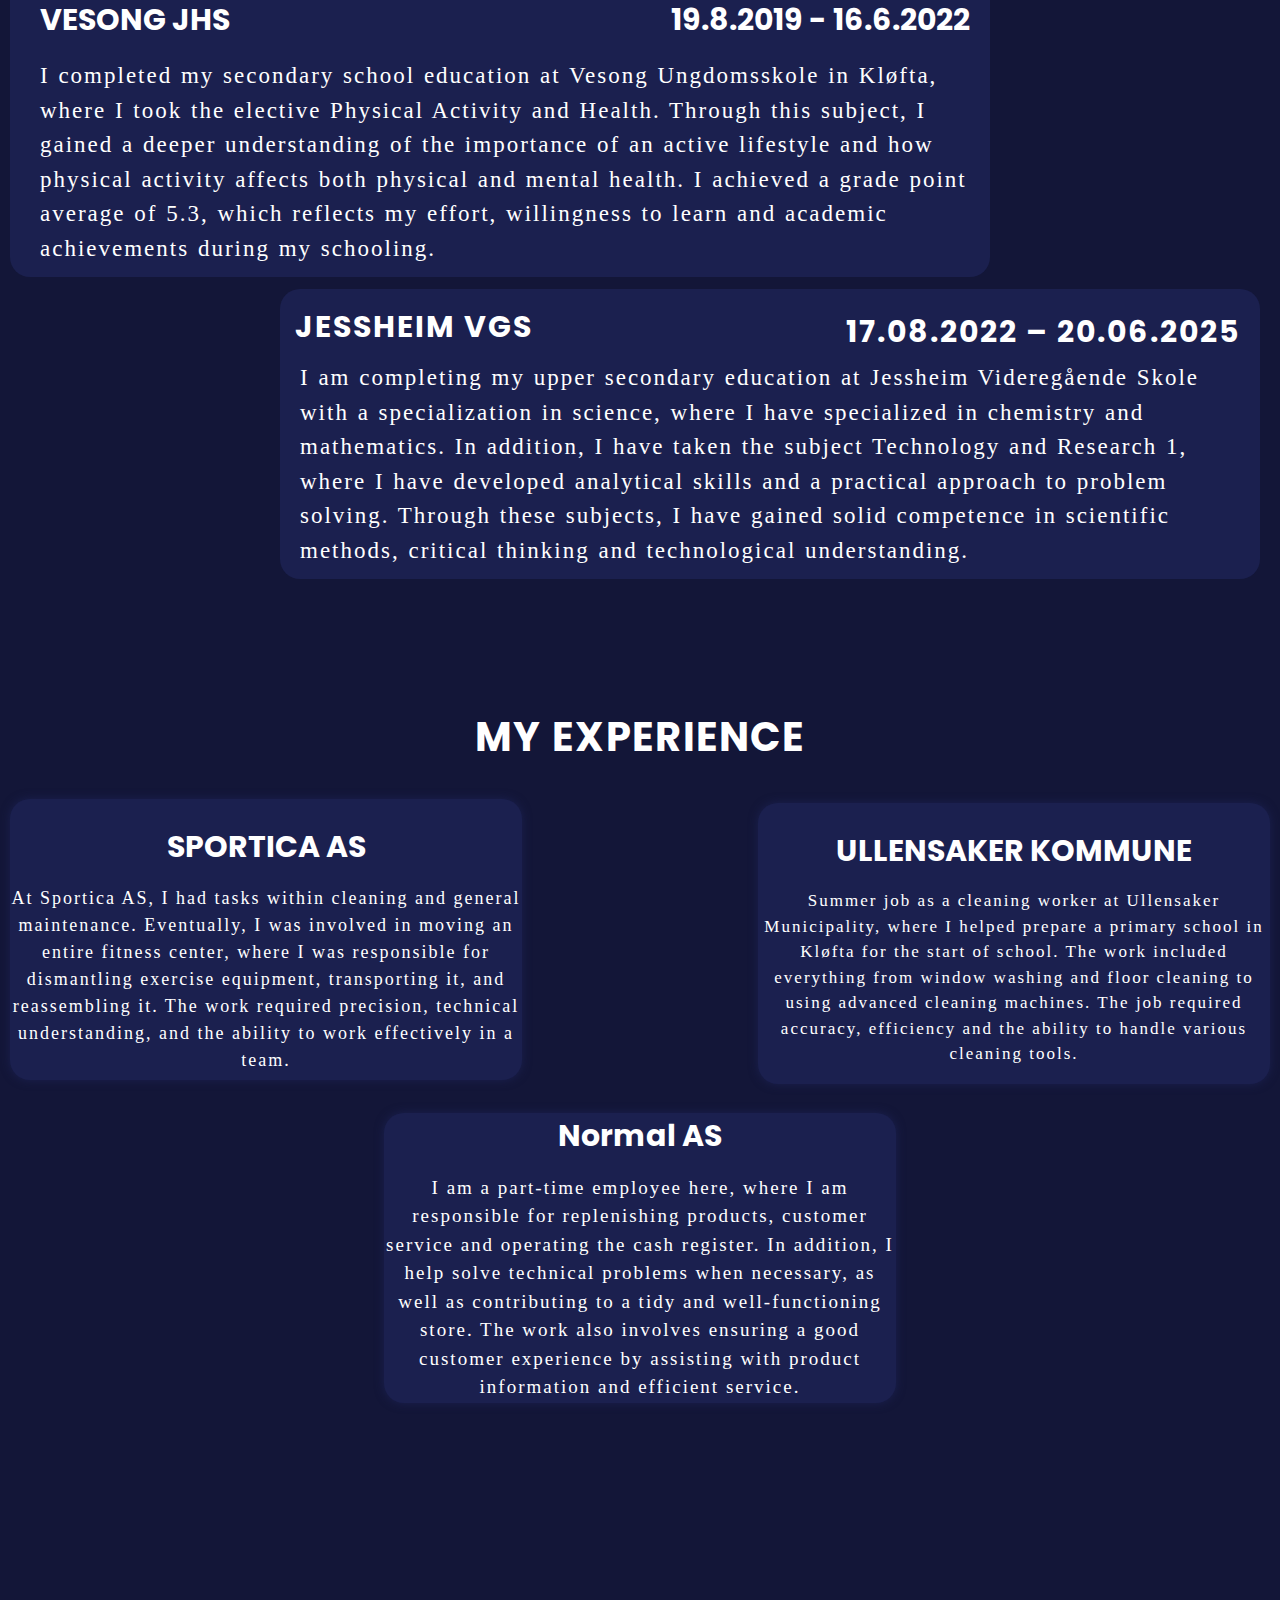
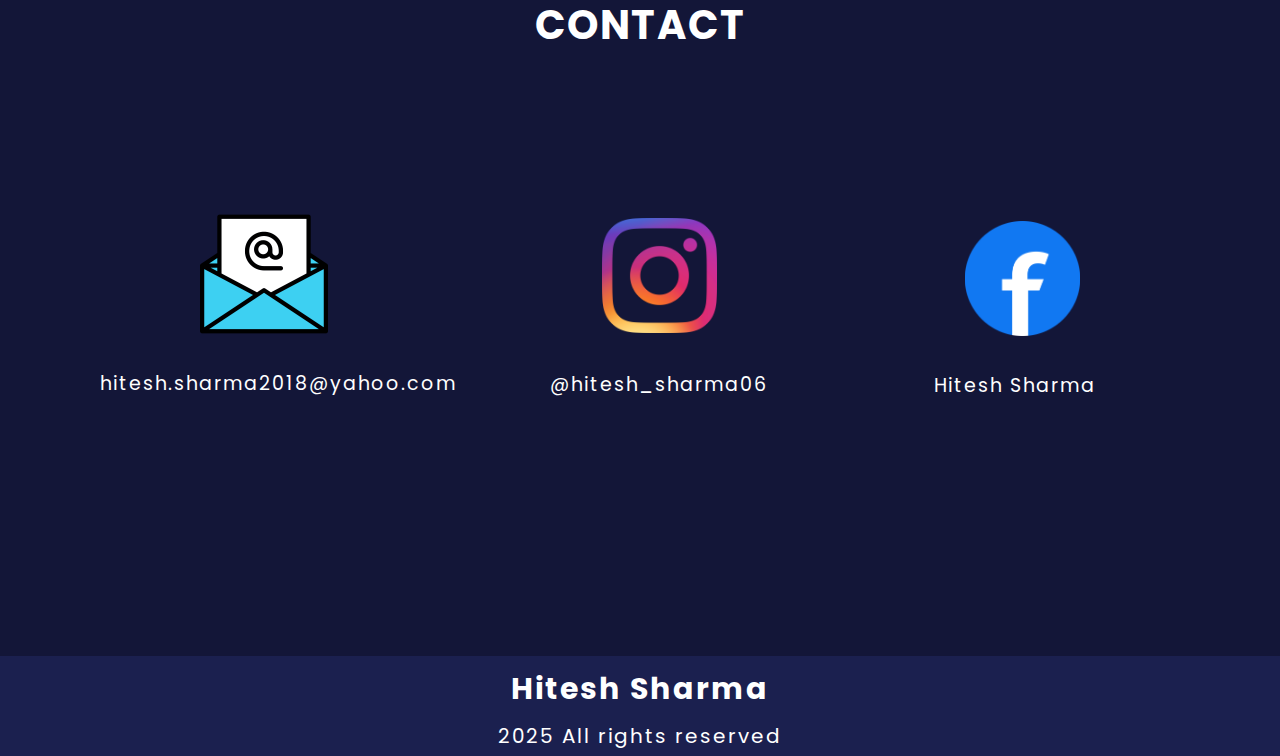
<file: english_dark.html>
<!DOCTYPE html>
<html lang="en">
<head>
    <meta charset="UTF-8">
    <meta name="viewport" content="width=device-width, initial-scale=1.0">
    <title>Hitesh Sharma</title>
    <link href="https://fonts.googleapis.com/css2?family=Poppins:wght@700&display=swap" rel="stylesheet">
    <link rel="stylesheet" href="english_dark.css">
    <link rel="icon" href="imag.png" type="image/png"> 
</head>
<body>
    <header>
        <div class="nav">
            <div class="språk">
                <h2><a href="index.html">Norsk</a></h2>
            </div>
            <div class="dark">
                <h2><a href="english.html">☀️</a></h2>
            </div>
            <div class="custom-shape-divider-top-1742841996">
                <svg data-name="Layer 1" xmlns="http://www.w3.org/2000/svg" viewBox="0 0 1200 120" preserveAspectRatio="none">
                    <path d="M321.39,56.44c58-10.79,114.16-30.13,172-41.86,82.39-16.72,168.19-17.73,250.45-.39C823.78,31,906.67,72,985.66,92.83c70.05,18.48,146.53,26.09,214.34,3V0H0V27.35A600.21,600.21,0,0,0,321.39,56.44Z" class="shape-fill"></path>
                </svg>
            </div>
        <div class="name">
            <h1>HITESH SHARMA</h1>
        </div>
        <div class="stilling">
            <h2>Store associate / Front-end developer</h2>
        </div>
        </div>
    </header>
    <main>
        <div class="profil">
            <div class="navn">
                <h2>PROFILE</h2>
            </div>
            <div class="profiltekst">
                <p>I am a committed and motivated 18-year-old with experience as a store employee at Normal AS. I have a great interest in technology and good skills in problem solving, collaboration and communication. I enjoy working both independently and in a team.

                    In my free time, I spend time programming and playing basketball, which strengthens both my technical and team-oriented skills. I am now looking for a job where I can develop further in technology and build deeper experience in this area.
                </p>
            </div>
        </div>

        <div class="hobby">
            <h1>HOBBY</h1>
            <div class="hobbytekst">
                <p>I have a great interest in programming and enjoy exploring new technologies and solutions. In my free time, I like to play basketball, where I get to challenge both my physics and cooperation with others. I also enjoy driving and like to drive, either to relax or to experience new places. In addition, I am always curious to learn new things, whether it is through books, courses or practical experience.</p>
            </div>
        </div>

        <div class="utdanning">
            <h1>MY EDUCATION</h1>
            <div class="vesong">
                <h2>VESONG JHS</h2>
                <div class="vesongtid">
                    <h2>19.8.2019 - 16.6.2022</h2>
                </div>
                <div class="vesongtekst">
                    <p>I completed my secondary school education at Vesong Ungdomsskole in Kløfta, where I took the elective Physical Activity and Health. Through this subject, I gained a deeper understanding of the importance of an active lifestyle and how physical activity affects both physical and mental health. I achieved a grade point average of 5.3, which reflects my effort, willingness to learn and academic achievements during my schooling.</p>
                </div>
            </div>

            <div class="jesvgs">
                <h2>JESSHEIM VGS</h2>
                <div class="jesstid">
                    <h2>17.08.2022 – 20.06.2025</h2>
                </div>
                <div class="jesstekst">
                    <p>I am completing my upper secondary education at Jessheim Videregående Skole with a specialization in science, where I have specialized in chemistry and mathematics. In addition, I have taken the subject Technology and Research 1, where I have developed analytical skills and a practical approach to problem solving. Through these subjects, I have gained solid competence in scientific methods, critical thinking and technological understanding.</p>
                </div>
            </div>
        </div>

        <div class="erfaring">
            <h1>MY EXPERIENCE</h1>
            <div class="sportica scroll-effect">
                <h2>SPORTICA AS</h2>
                <p>At Sportica AS, I had tasks within cleaning and general maintenance. Eventually, I was involved in moving an entire fitness center, where I was responsible for dismantling exercise equipment, transporting it, and reassembling it. The work required precision, technical understanding, and the ability to work effectively in a team.</p>
            </div>

            <div class="normal">
                <h2>Normal AS</h2>
                <p>I am a part-time employee here, where I am responsible for replenishing products, customer service and operating the cash register. In addition, I help solve technical problems when necessary, as well as contributing to a tidy and well-functioning store. The work also involves ensuring a good customer experience by assisting with product information and efficient service.</p>
            </div>

            <div class="ulk">
                <h2>ULLENSAKER KOMMUNE</h2>
                <p>Summer job as a cleaning worker at Ullensaker Municipality, where I helped prepare a primary school in Kløfta for the start of school. The work included everything from window washing and floor cleaning to using advanced cleaning machines. The job required accuracy, efficiency and the ability to handle various cleaning tools.</p>
            </div>
        </div>
        <div class="kontakt">
            <h1>CONTACT</h1>
            <div class="email">
                 <a href="mailto:hitesh.sharma2018@yahoo.com" target="_blank">
                        <img src="image.png" alt="">
                 </a>
                <p>hitesh.sharma2018@yahoo.com</p>
            </div>
            <div class="insta">
                <a href="https://www.instagram.com/hitesh_sharma06/" target="_blank">
                    <img src="insta.png" alt="">
                </a>
                <p>@hitesh_sharma06</p>
            </div>
            <div class="facebook">
                <a href="https://www.facebook.com/profile.php?id=100025072475921" target="_blank">
                    <img src="facebook.png" alt="">
                </a>
                <p>Hitesh Sharma</p>
            </div>
        </div>
    </main>

    <footer>
        <div class="footer">
            <h2>Hitesh Sharma</h2>
            <p>2025 All rights reserved</p>
        </div>
    </footer>
</body>
</html>
</file>
<file: dark.css>
html{
    scroll-behavior: smooth;
    background-color: #131638;
}
body{
    margin: 0;
    padding: 0;
    font-family: 'Poppins', sans-serif;
    background-color: #131638;
    height: 50%;
}
.nav {
    background-color: #1b204f;
    overflow: hidden;
    width: 100%;
    height: 400px;
    top: 0;
    left: 0;
    z-index: 1000;
}

.språk{
    float: left;
    margin-right: 20px;
    margin-top: 20px;
}

.språk a{
    color: rgb(255, 255, 255);
    text-decoration: none;
    font-size: 30px;
    margin-right: 20px;
    margin-left: 30px;
}

.språk a:hover{
    color: #6131f1;
}

.dark{
    float:right;
    margin-right: 20px;
    margin-top:20px;
}

.dark a{
    color: white;
    text-decoration: none;
    font-size: 30px;
    margin-right: 20px;
    margin-left: 30px;
}

.dark a:hover{
    color: #440ceccf;
}
.custom-shape-divider-top-1742841996 {
    position: absolute;
    top: 400px;
    left: 0;
    width: 100%;
    overflow: hidden;
    line-height: 0;
}

.custom-shape-divider-top-1742841996 svg {
    position: relative;
    display: block;
    width: calc(109% + 1.3px);
    height: 209px;
}

.custom-shape-divider-top-1742841996 .shape-fill {
    fill: #1b204f;
}

.name h1{
    font-family: 'Poppins', sans-serif;
    color:white;
    font-size: 50px;
    text-align: center;
    margin-top:200px;
    font-weight:0;
    transition: font-size 0.5s;
    letter-spacing: 10px;
}

.name h1:hover{
    font-size: 60px;
}
.stilling h2{
    font-family: 'Poppins', sans-serif;
    color:white;
    font-size: 20px;
    text-align: center;
    margin-top: 0;
    letter-spacing: 2px;
}

main{
    font-family: 'Poppins', sans-serif; 
    border-radius: 20px;
}

.profil{
    margin-top: 24%;
    width: 53%;
    margin-left: 10px;
    background-color: #1b204f;
    height: 50%;
    border-radius: 20px; 
    transition: 0.5s;
}

.profil:hover{
    box-shadow: 0px 0px 10px 0px #ffffff;
}


.navn{
    font-family: 'Poppins', sans-serif;
    padding: 0px;
    color: rgb(255, 255, 255);
    text-align: left;
    margin-top: -9px;
    font-size: 30px;
    color: #ffffffcf;
    margin-left: 20px;
}

.profiltekst{
    color: white;
    font-family: 'Times New Roman', Times, serif;
    margin-top: -10%;
    padding: 10px;
    margin-left: 10px;
   word-spacing: 1px;
   letter-spacing: 2px; 
   font-size: 19px;
   line-height:1.5;
   font-weight: 100px;
}

.hobby{
    margin-top: 5px;
    padding: 10px;
    margin-left: 52.5%;
    border: 0px solid #000000cf;
    height: 315px;
    width: 45%;
    background-color: #1b204f;
    border-radius: 20px;
    margin-bottom: 10%;
    transition: 0.5s; 
}

.hobby:hover{
    box-shadow: 0px 0px 10px 0px #ffffff;
}

.hobby h1   {
    color: white;
    font-family: 'Poppins', sans-serif;
    font-size: 40px;
    text-align: left;
    margin-top: 0;
    letter-spacing: 2px;
    margin-left: 20px;
}

.hobbytekst{
    color: white;
    margin-top: -8%;
    padding: 10px;
    margin-left: 10px;
    word-spacing: 1px;
    letter-spacing: 2px; 
    font-size: 20px;
    font-family: 'Times New Roman', Times, serif;
    line-height: 1.5;

}


.utdanning{
    margin-top: 5px;
}

.utdanning h1{
    font-family: 'Poppins', sans-serif;
    text-align: center;
    font-size: 40px;
    color: white;
}

.vesong{
    margin-top: 5px;
    padding: 10px;
    margin-left:10px;
    border: 0px solid #000000cf;
    height: 280px;
    width: 75%;
    background-color: #1b204f;
    border-radius: 20px;
    margin-bottom: 10%;
    transition: 0.5s;
}

.vesong:hover{
    box-shadow: 0px 0px 10px 0px #ffffff;
}

.vesong h2{
    color: white;
    margin-top: 10px;
    margin-left: 20px;
    font-size: 30px;
    font-family: 'Poppins', sans-serif;
    text-align: left;
}

.vesongtid h2{
    color: white;
    text-align: right;
    margin-top: -70px;
    margin-right: 10px;
}

.vesongtekst p{
    color: white;
    margin-top: -2%;
    padding: 10px;
    margin-left: 10px;
    word-spacing: 1px;
    letter-spacing: 2px; 
    font-size: 20px;
    font-family: 'Times New Roman', Times, serif;
    line-height: 1.5;
    font-size: 23px;
}

.jesvgs{
    margin-top: -9%;
    padding: 10px;
    margin-left:280px;
    border: 0px solid #000000cf;
    height: 270px;
    width: 75%;
    background-color: #1b204f;
    border-radius: 20px;
    margin-bottom: 10%;
   transition: 0.5s; 
}

.jesvgs:hover{
    box-shadow: 0px 0px 10px 0px #ffffff;
}

.jesvgs h2{
    padding: 5px;
    color: white;
    font-family: 'Poppins', sans-serif;
    font-size: 30px;
    margin-top: 0;
    letter-spacing: 2px;
}

.jesstid h2{

    padding: 10px;
    font-family: 'Poppins', sans-serif;
    font-size: 30px;
    color: white;
    text-align: right;
    margin-top: -8.5%;
}

.jesvgs p{
    margin-top: -4%;
    color: white;
    padding: 10px;
    word-spacing: 1px;
    letter-spacing: 2px; 
    font-size: 20px;
    font-family: 'Times New Roman', Times, serif;
    line-height: 1.5;
    font-size: 23px;
}     

.erfaring h1{
    font-size: 40px;
    color: white;
    font-family: 'Poppins', sans-serif;
    text-align: center;
    margin-top: 0;
    letter-spacing: 2px;
}


.sportica{
    width: 40%;
    float: left;
    margin-left: 10px;
    margin-top: 5px;
    border: 0px solid #00000000;
    height: 281px;
    background-color: #1b204f;
    border-radius: 20px;
    box-shadow: 0px 0px 10px 0px #1b204f;
    transition: 0.5s;
}

.sportica:hover{
    box-shadow: 0px 0px 10px 0px #ffffff;
}
.sportica h2{
    color: white;
    text-align: center;
    font-size: 30px;
}

.sportica p{
    font-family: 'Times New Roman', Times, serif;
    color: white;
    margin-top: -2%;
    line-height: 1.5;
    text-align: center;
    letter-spacing: 2px;
    font-size: 18px;
}

.ulk{
    width: 40%;
    float: right;
    align-self: right;
    margin-left: 10px;
    margin-right: 10px;
    margin-top: -590px;
    border: 0px solid #00000000;
    height: 281px;
    background-color: #1b204f;
    box-shadow: 0px 0px 10px 0px #1b204f;
    border-radius: 20px;
    transition: 0.5s;
}

.ulk:hover{
    box-shadow: 0px 0px 10px 0px #ffffff;
}
.ulk h2{
    color: white;
    text-align: center;
    font-size: 30px;
}

.ulk p{
    font-family: 'Times New Roman', Times, serif;
    color: white;
    margin-top: -2%;
    line-height: 1.5;
    text-align: center;
    letter-spacing: 2px;
    font-size: 17px;
}


.normal{
    width: 40%;
    float: center;
    margin-left: 30%;
    margin-top: 27%;
    border: 0px solid #00000000;
    height: 280px;
    background-color: #1b204f;
    border-radius: 20px;
    box-shadow: 0px 0px 10px 0px #1b204f;
    transition: 0.5s;
}
.normal:hover{
    box-shadow: 0px 0px 10px 0px #ffffff;
}
.normal h2{
    color: white;
    text-align: center;
    font-size: 30px;
}

.normal p{
    font-family: 'Times New Roman', Times, serif;
    color: white;
    margin-top: -2%;
    line-height: 1.5;
    text-align: center;
    letter-spacing: 2px;
    font-size: 19px;
}

.kontakt h1{
    font-size: 40px;
    color: white;
    font-family: 'Poppins', sans-serif;
    text-align: center;
    margin-top: 15%;
    letter-spacing: 2px;
}

.email  a img{
    width: 10%;
    height: 10%;
    margin-left: 200px;
    margin-top:10%;
}

.email  a img:hover{
    transform: scale(1.1);
    transition: 0.5s;
}

.email p{
    font-family:'Poppins', sans-serif;
    color: white;
    margin-top: 2%;
    line-height: 1.5;
    margin-left: 150px;
    letter-spacing: 2px;
    font-size: 19px;
    margin-left: 100px;
}
.insta a img {
    width: 9%;
    height: 9%;
    margin-left: 47%;
    margin-top: -200px;
    display: block; 
}

.insta a img:hover{
    transform: scale(1.1);
    transition: 0.5s;
}

.insta p{
    font-family:'Poppins', sans-serif;
    color: white;
    margin-top: 3%;
    line-height: 1.5;
    margin-left: 150px;
    letter-spacing: 2px;
    font-size: 19px;
    margin-left: 550px;
}

.facebook a img{
    width: 9%;
    height: 9%;
    float: right;
    margin-top: -150px;
    margin-right: 200px;
    display: block; 
}

.facebook a img:hover{
    transform: scale(1.1);
    transition: 0.5s;
}

.facebook p{
    font-family:'Poppins', sans-serif;
    color: white;
    margin-top: -48px;
    letter-spacing: 2px;
    font-size: 19px;
    margin-left: 73%;

}

.footer{
    background-color: #1b204f;
    height: 100px;
    width: 100%;
    margin-top: 20%;
    border-radius: 0px;
    margin-bottom: 0px;
}

.footer h2{
    padding: 10px;
    font-family: 'Poppins', sans-serif;
    color: white;
    text-align: center;
    font-size: 30px;
    margin-top: 5%;
    letter-spacing: 2px;
}

.footer p{
    font-family: 'Poppins', sans-serif;
    color: white;
    text-align: center;
    font-size: 20px;
    margin-top: -2%;
    letter-spacing: 2px;
}
</file>
<file: style.css>
html{
    scroll-behavior: smooth;
    background-color: #131638;
}
body{
    margin: 0;
    padding: 0;
    font-family: 'Poppins', sans-serif;
    background-color: #ffffff;
    height: 50%;
}
.nav {
    background-color:#586cb0 ;
    overflow: hidden;
    width: 100%;
    height: 400px;
    top: 0;
    left: 0;
    z-index: 1000;
}

.språk{
    float: left;
    margin-right: 20px;
    margin-top: 20px;
}

.språk a{
    color: rgb(0, 0, 0);
    text-decoration: none;
    font-size: 30px;
    margin-right: 20px;
    margin-left: 30px;
}

.språk a:hover{
    color: #6131f1;
}

.dark{
    float:right;
    margin-right: 20px;
    margin-top:20px;
}

.dark a{
    color: white;
    text-decoration: none;
    font-size: 30px;
    margin-right: 20px;
    margin-left: 30px;
}

.dark a:hover{
    color: #440ceccf;
}
.custom-shape-divider-top-1742841996 {
    position: absolute;
    top: 400px;
    left: 0;
    width: 100%;
    overflow: hidden;
    line-height: 0;
}

.custom-shape-divider-top-1742841996 svg {
    position: relative;
    display: block;
    width: calc(109% + 1.3px);
    height: 209px;
}

.custom-shape-divider-top-1742841996 .shape-fill {
    fill: #586cb0;
}

.name h1{
    font-family: 'Poppins', sans-serif;
    color:rgb(0, 0, 0);
    font-size: 50px;
    text-align: center;
    margin-top:200px;
    font-weight:0;
    transition: font-size 0.5s;
    letter-spacing: 10px;
}

.name h1:hover{
    font-size: 60px;
}
.stilling h2{
    font-family: 'Poppins', sans-serif;
    color:rgb(0, 0, 0);
    font-size: 20px;
    text-align: center;
    margin-top: 0;
    letter-spacing: 2px;
}

main{
    font-family: 'Poppins', sans-serif; 
    border-radius: 20px;
}

.profil{
    margin-top: 24%;
    width: 53%;
    margin-left: 10px;
    background-color: #586cb0;
    height: 50%;
    border-radius: 20px; 
    transition: 0.5s;
}

.profil:hover{
    box-shadow: 0px 0px 10px 0px #000000;
}


.navn{
    font-family: 'Poppins', sans-serif;
    padding: 0px;
    color: rgb(0, 0, 0);
    text-align: left;
    margin-top: -9px;
    font-size: 30px;
    margin-left: 20px;
}

.profiltekst{
    color: rgb(0, 0, 0);
    font-family: 'Times New Roman', Times, serif;
    margin-top: -10%;
    padding: 10px;
    margin-left: 10px;
   word-spacing: 1px;
   letter-spacing: 2px; 
   font-size: 19px;
   line-height:1.5;
   font-weight: 100px;
}

.hobby{
    margin-top: 5px;
    padding: 10px;
    margin-left: 52.5%;
    border: 0px solid #000000cf;
    height: 315px;
    width: 45%;
    background-color: #586cb0;
    border-radius: 20px;
    margin-bottom: 10%;
    transition: 0.5s; 
}

.hobby:hover{
    box-shadow: 0px 0px 10px 0px #000000;
}

.hobby h1   {
    color: rgb(0, 0, 0);
    font-family: 'Poppins', sans-serif;
    font-size: 40px;
    text-align: left;
    margin-top: 0;
    letter-spacing: 2px;
    margin-left: 20px;
}

.hobbytekst{
    color: rgb(0, 0, 0);
    margin-top: -8%;
    padding: 10px;
    margin-left: 10px;
    word-spacing: 1px;
    letter-spacing: 2px; 
    font-size: 20px;
    font-family: 'Times New Roman', Times, serif;
    line-height: 1.5;

}


.utdanning{
    margin-top: 5px;
}

.utdanning h1{
    font-family: 'Poppins', sans-serif;
    text-align: center;
    font-size: 40px;
    color: rgb(0, 0, 0);
}

.vesong{
    margin-top: 5px;
    padding: 10px;
    margin-left:10px;
    border: 0px solid #000000cf;
    height: 280px;
    width: 75%;
    background-color: #586cb0;
    border-radius: 20px;
    margin-bottom: 10%;
    transition: 0.5s;
}

.vesong:hover{
    box-shadow: 0px 0px 10px 0px #000000;
}

.vesong h2{
    color: rgb(0, 0, 0);
    margin-top: 10px;
    margin-left: 20px;
    font-size: 30px;
    font-family: 'Poppins', sans-serif;
    text-align: left;
}

.vesongtid h2{
    color: rgb(0, 0, 0);
    text-align: right;
    margin-top: -70px;
    margin-right: 10px;
}

.vesongtekst p{
    color: rgb(0, 0, 0);
    margin-top: -2%;
    padding: 10px;
    margin-left: 10px;
    word-spacing: 1px;
    letter-spacing: 2px; 
    font-size: 20px;
    font-family: 'Times New Roman', Times, serif;
    line-height: 1.5;
    font-size: 23px;
}

.jesvgs{
    margin-top: -9%;
    padding: 10px;
    margin-left:280px;
    border: 0px solid #000000cf;
    height: 270px;
    width: 75%;
    background-color: #586cb0;
    border-radius: 20px;
    margin-bottom: 10%;
   transition: 0.5s; 
}

.jesvgs:hover{
    box-shadow: 0px 0px 10px 0px #000000;
}

.jesvgs h2{
    padding: 5px;
    color: rgb(0, 0, 0);
    font-family: 'Poppins', sans-serif;
    font-size: 30px;
    margin-top: 0;
    letter-spacing: 2px;
}

.jesstid h2{

    padding: 10px;
    font-family: 'Poppins', sans-serif;
    font-size: 30px;
    color: rgb(0, 0, 0);
    text-align: right;
    margin-top: -8.5%;
}

.jesvgs p{
    margin-top: -4%;
    color: rgb(0, 0, 0);
    padding: 10px;
    word-spacing: 1px;
    letter-spacing: 2px; 
    font-size: 20px;
    font-family: 'Times New Roman', Times, serif;
    line-height: 1.5;
    font-size: 23px;
}     

.erfaring h1{
    font-size: 40px;
    color: rgb(0, 0, 0);
    font-family: 'Poppins', sans-serif;
    text-align: center;
    margin-top: 0;
    letter-spacing: 2px;
}


.sportica{
    width: 40%;
    float: left;
    margin-left: 10px;
    margin-top: 5px;
    border: 0px solid #00000000;
    height: 281px;
    background-color: #586cb0;
    border-radius: 20px;
    transition: 0.5s;
}

.sportica:hover{
    box-shadow: 0px 0px 10px 0px #1b204f;
}
.sportica h2{
    color: rgb(0, 0, 0);
    text-align: center;
    font-size: 30px;
}

.sportica p{
    font-family: 'Times New Roman', Times, serif;
    color: rgb(0, 0, 0);
    margin-top: -2%;
    line-height: 1.5;
    text-align: center;
    letter-spacing: 2px;
    font-size: 18px;
}

.ulk{
    width: 40%;
    float: right;
    align-self: right;
    margin-left: 10px;
    margin-right: 10px;
    margin-top: -600px;
    border: 0px solid #00000000;
    height: 281px;
    background-color: #586cb0;
    border-radius: 20px;
    transition: 0.5s;
}

.ulk:hover{
    box-shadow: 0px 0px 10px 0px #1b204f;
}
.ulk h2{
    color: rgb(0, 0, 0);
    text-align: center;
    font-size: 30px;
}

.ulk p{
    font-family: 'Times New Roman', Times, serif;
    color: rgb(0, 0, 0);
    margin-top: -2%;
    line-height: 1.5;
    text-align: center;
    letter-spacing: 2px;
    font-size: 17px;
}


.normal{
    width: 40%;
    float: center;
    margin-left: 30%;
    margin-top: 27%;
    border: 0px solid #00000000;
    height: 290px;
    background-color: #586cb0;
    border-radius: 20px;
    transition: 0.5s;
}
.normal:hover{
    box-shadow: 0px 0px 10px 0px #000000;
}
.normal h2{
    color: rgb(0, 0, 0);
    text-align: center;
    font-size: 30px;
}

.normal p{
    font-family: 'Times New Roman', Times, serif;
    color: rgb(0, 0, 0);
    margin-top: -2%;
    line-height: 1.5;
    text-align: center;
    letter-spacing: 2px;
    font-size: 19px;
}

.kontakt h1{
    font-size: 40px;
    color: rgb(0, 0, 0);
    font-family: 'Poppins', sans-serif;
    text-align: center;
    margin-top: 15%;
    letter-spacing: 2px;
}

.email  a img{
    width: 10%;
    height: 10%;
    margin-left: 200px;
    margin-top:10%;
}

.email  a img:hover{
    transform: scale(1.1);
    transition: 0.5s;
}

.email p{
    font-family:'Poppins', sans-serif;
    color: rgb(0, 0, 0);
    margin-top: 2%;
    line-height: 1.5;
    margin-left: 150px;
    letter-spacing: 2px;
    font-size: 19px;
    margin-left: 100px;
}
.insta a img {
    width: 9%;
    height: 9%;
    margin-left: 47%;
    margin-top: -200px;
    display: block; 
}

.insta a img:hover{
    transform: scale(1.1);
    transition: 0.5s;
}

.insta p{
    font-family:'Poppins', sans-serif;
    color: rgb(0, 0, 0);
    margin-top: 3%;
    line-height: 1.5;
    margin-left: 150px;
    letter-spacing: 2px;
    font-size: 19px;
    margin-left: 550px;
}

.facebook a img{
    width: 9%;
    height: 9%;
    float: right;
    margin-top: -150px;
    margin-right: 200px;
    display: block; 
}

.facebook a img:hover{
    transform: scale(1.1);
    transition: 0.5s;
}

.facebook p{
    font-family:'Poppins', sans-serif;
    color: rgb(0, 0, 0);
    margin-top: -48px;
    letter-spacing: 2px;
    font-size: 19px;
    margin-left: 73%;

}

.footer{
    background-color: #586cb0;
    height: 100px;
    width: 100%;
    margin-top: 20%;
    border-radius: 0px;
    margin-bottom: 0px;
}

.footer h2{
    padding: 10px;
    font-family: 'Poppins', sans-serif;
    color: rgb(0, 0, 0);
    text-align: center;
    font-size: 30px;
    margin-top: 5%;
    letter-spacing: 2px;
}

.footer p{
    font-family: 'Poppins', sans-serif;
    color: rgb(0, 0, 0);
    text-align: center;
    font-size: 20px;
    margin-top: -2%;
    letter-spacing: 2px;
}
</file>
<file: english.css>
html{
    scroll-behavior: smooth;
    background-color: #131638;
}
body{
    margin: 0;
    padding: 0;
    font-family: 'Poppins', sans-serif;
    background-color: #ffffff;
    height: 50%;
}
.nav {
    background-color:#586cb0 ;
    overflow: hidden;
    width: 100%;
    height: 400px;
    top: 0;
    left: 0;
    z-index: 1000;
}

.språk{
    float: left;
    margin-right: 20px;
    margin-top: 20px;
}

.språk a{
    color: rgb(0, 0, 0);
    text-decoration: none;
    font-size: 30px;
    margin-right: 20px;
    margin-left: 30px;
}

.språk a:hover{
    color: #6131f1;
}

.dark{
    float:right;
    margin-right: 20px;
    margin-top:20px;
}

.dark a{
    color: white;
    text-decoration: none;
    font-size: 30px;
    margin-right: 20px;
    margin-left: 30px;
}

.dark a:hover{
    color: #440ceccf;
}
.custom-shape-divider-top-1742841996 {
    position: absolute;
    top: 400px;
    left: 0;
    width: 100%;
    overflow: hidden;
    line-height: 0;
}

.custom-shape-divider-top-1742841996 svg {
    position: relative;
    display: block;
    width: calc(109% + 1.3px);
    height: 209px;
}

.custom-shape-divider-top-1742841996 .shape-fill {
    fill: #586cb0;
}

.name h1{
    font-family: 'Poppins', sans-serif;
    color:rgb(0, 0, 0);
    font-size: 50px;
    text-align: center;
    margin-top:200px;
    font-weight:0;
    transition: font-size 0.5s;
    letter-spacing: 10px;
}

.name h1:hover{
    font-size: 60px;
}
.stilling h2{
    font-family: 'Poppins', sans-serif;
    color:rgb(0, 0, 0);
    font-size: 20px;
    text-align: center;
    margin-top: 0;
    letter-spacing: 2px;
}

main{
    font-family: 'Poppins', sans-serif; 
    border-radius: 20px;
}

.profil{
    margin-top: 24%;
    width: 53%;
    margin-left: 10px;
    background-color: #586cb0;
    height: 50%;
    border-radius: 20px; 
    transition: 0.5s;
}

.profil:hover{
    box-shadow: 0px 0px 10px 0px #000000;
}


.navn{
    font-family: 'Poppins', sans-serif;
    padding: 0px;
    color: rgb(0, 0, 0);
    text-align: left;
    margin-top: -9px;
    font-size: 30px;
    margin-left: 20px;
}

.profiltekst{
    color: rgb(0, 0, 0);
    font-family: 'Times New Roman', Times, serif;
    margin-top: -10%;
    padding: 10px;
    margin-left: 10px;
   word-spacing: 1px;
   letter-spacing: 2px; 
   font-size: 19px;
   line-height:1.5;
   font-weight: 100px;
}

.hobby{
    margin-top: 5px;
    padding: 10px;
    margin-left: 52.5%;
    border: 0px solid #000000cf;
    height: 315px;
    width: 45%;
    background-color: #586cb0;
    border-radius: 20px;
    margin-bottom: 10%;
    transition: 0.5s; 
}

.hobby:hover{
    box-shadow: 0px 0px 10px 0px #000000;
}

.hobby h1   {
    color: rgb(0, 0, 0);
    font-family: 'Poppins', sans-serif;
    font-size: 40px;
    text-align: left;
    margin-top: 0;
    letter-spacing: 2px;
    margin-left: 20px;
}

.hobbytekst{
    color: rgb(0, 0, 0);
    margin-top: -8%;
    padding: 10px;
    margin-left: 10px;
    word-spacing: 1px;
    letter-spacing: 2px; 
    font-size: 20px;
    font-family: 'Times New Roman', Times, serif;
    line-height: 1.5;

}


.utdanning{
    margin-top: 5px;
}

.utdanning h1{
    font-family: 'Poppins', sans-serif;
    text-align: center;
    font-size: 40px;
    color: rgb(0, 0, 0);
}

.vesong{
    margin-top: 5px;
    padding: 10px;
    margin-left:10px;
    border: 0px solid #000000cf;
    height: 280px;
    width: 75%;
    background-color: #586cb0;
    border-radius: 20px;
    margin-bottom: 10%;
    transition: 0.5s;
}

.vesong:hover{
    box-shadow: 0px 0px 10px 0px #000000;
}

.vesong h2{
    color: rgb(0, 0, 0);
    margin-top: 10px;
    margin-left: 20px;
    font-size: 30px;
    font-family: 'Poppins', sans-serif;
    text-align: left;
}

.vesongtid h2{
    color: rgb(0, 0, 0);
    text-align: right;
    margin-top: -70px;
    margin-right: 10px;
}

.vesongtekst p{
    color: rgb(0, 0, 0);
    margin-top: -2%;
    padding: 10px;
    margin-left: 10px;
    word-spacing: 1px;
    letter-spacing: 2px; 
    font-size: 20px;
    font-family: 'Times New Roman', Times, serif;
    line-height: 1.5;
    font-size: 23px;
}

.jesvgs{
    margin-top: -9%;
    padding: 10px;
    margin-left:280px;
    border: 0px solid #000000cf;
    height: 270px;
    width: 75%;
    background-color: #586cb0;
    border-radius: 20px;
    margin-bottom: 10%;
   transition: 0.5s; 
}

.jesvgs:hover{
    box-shadow: 0px 0px 10px 0px #000000;
}

.jesvgs h2{
    padding: 5px;
    color: rgb(0, 0, 0);
    font-family: 'Poppins', sans-serif;
    font-size: 30px;
    margin-top: 0;
    letter-spacing: 2px;
}

.jesstid h2{

    padding: 10px;
    font-family: 'Poppins', sans-serif;
    font-size: 30px;
    color: rgb(0, 0, 0);
    text-align: right;
    margin-top: -8.5%;
}

.jesvgs p{
    margin-top: -4%;
    color: rgb(0, 0, 0);
    padding: 10px;
    word-spacing: 1px;
    letter-spacing: 2px; 
    font-size: 20px;
    font-family: 'Times New Roman', Times, serif;
    line-height: 1.5;
    font-size: 23px;
}     

.erfaring h1{
    font-size: 40px;
    color: rgb(0, 0, 0);
    font-family: 'Poppins', sans-serif;
    text-align: center;
    margin-top: 0;
    letter-spacing: 2px;
}


.sportica{
    width: 40%;
    float: left;
    margin-left: 10px;
    margin-top: 5px;
    border: 0px solid #00000000;
    height: 281px;
    background-color: #586cb0;
    border-radius: 20px;
    transition: 0.5s;
}

.sportica:hover{
    box-shadow: 0px 0px 10px 0px #1b204f;
}
.sportica h2{
    color: rgb(0, 0, 0);
    text-align: center;
    font-size: 30px;
}

.sportica p{
    font-family: 'Times New Roman', Times, serif;
    color: rgb(0, 0, 0);
    margin-top: -2%;
    line-height: 1.5;
    text-align: center;
    letter-spacing: 2px;
    font-size: 18px;
}

.ulk{
    width: 40%;
    float: right;
    align-self: right;
    margin-left: 10px;
    margin-right: 10px;
    margin-top: -600px;
    border: 0px solid #00000000;
    height: 281px;
    background-color: #586cb0;
    border-radius: 20px;
    transition: 0.5s;
}

.ulk:hover{
    box-shadow: 0px 0px 10px 0px #1b204f;
}
.ulk h2{
    color: rgb(0, 0, 0);
    text-align: center;
    font-size: 30px;
}

.ulk p{
    font-family: 'Times New Roman', Times, serif;
    color: rgb(0, 0, 0);
    margin-top: -2%;
    line-height: 1.5;
    text-align: center;
    letter-spacing: 2px;
    font-size: 17px;
}


.normal{
    width: 40%;
    float: center;
    margin-left: 30%;
    margin-top: 27%;
    border: 0px solid #00000000;
    height: 290px;
    background-color: #586cb0;
    border-radius: 20px;
    transition: 0.5s;
}
.normal:hover{
    box-shadow: 0px 0px 10px 0px #000000;
}
.normal h2{
    color: rgb(0, 0, 0);
    text-align: center;
    font-size: 30px;
}

.normal p{
    font-family: 'Times New Roman', Times, serif;
    color: rgb(0, 0, 0);
    margin-top: -2%;
    line-height: 1.5;
    text-align: center;
    letter-spacing: 2px;
    font-size: 19px;
}

.kontakt h1{
    font-size: 40px;
    color: rgb(0, 0, 0);
    font-family: 'Poppins', sans-serif;
    text-align: center;
    margin-top: 15%;
    letter-spacing: 2px;
}

.email  a img{
    width: 10%;
    height: 10%;
    margin-left: 200px;
    margin-top:10%;
}

.email  a img:hover{
    transform: scale(1.1);
    transition: 0.5s;
}

.email p{
    font-family:'Poppins', sans-serif;
    color: rgb(0, 0, 0);
    margin-top: 2%;
    line-height: 1.5;
    margin-left: 150px;
    letter-spacing: 2px;
    font-size: 19px;
    margin-left: 100px;
}
.insta a img {
    width: 9%;
    height: 9%;
    margin-left: 47%;
    margin-top: -200px;
    display: block; 
}

.insta a img:hover{
    transform: scale(1.1);
    transition: 0.5s;
}

.insta p{
    font-family:'Poppins', sans-serif;
    color: rgb(0, 0, 0);
    margin-top: 3%;
    line-height: 1.5;
    margin-left: 150px;
    letter-spacing: 2px;
    font-size: 19px;
    margin-left: 550px;
}

.facebook a img{
    width: 9%;
    height: 9%;
    float: right;
    margin-top: -150px;
    margin-right: 200px;
    display: block; 
}

.facebook a img:hover{
    transform: scale(1.1);
    transition: 0.5s;
}

.facebook p{
    font-family:'Poppins', sans-serif;
    color: rgb(0, 0, 0);
    margin-top: -48px;
    letter-spacing: 2px;
    font-size: 19px;
    margin-left: 73%;

}

.footer{
    background-color: #586cb0;
    height: 100px;
    width: 100%;
    margin-top: 20%;
    border-radius: 0px;
    margin-bottom: 0px;
}

.footer h2{
    padding: 10px;
    font-family: 'Poppins', sans-serif;
    color: rgb(0, 0, 0);
    text-align: center;
    font-size: 30px;
    margin-top: 5%;
    letter-spacing: 2px;
}

.footer p{
    font-family: 'Poppins', sans-serif;
    color: rgb(0, 0, 0);
    text-align: center;
    font-size: 20px;
    margin-top: -2%;
    letter-spacing: 2px;
}
</file>
<file: english_dark.css>
html{
    scroll-behavior: smooth;
    background-color: #131638;
}
body{
    margin: 0;
    padding: 0;
    font-family: 'Poppins', sans-serif;
    background-color: #131638;
    height: 50%;
}
.nav {
    background-color: #1b204f;
    overflow: hidden;
    width: 100%;
    height: 400px;
    top: 0;
    left: 0;
    z-index: 1000;
}

.språk{
    float: left;
    margin-right: 20px;
    margin-top: 20px;
}

.språk a{
    color: rgb(255, 255, 255);
    text-decoration: none;
    font-size: 30px;
    margin-right: 20px;
    margin-left: 30px;
}

.språk a:hover{
    color: #6131f1;
}

.dark{
    float:right;
    margin-right: 20px;
    margin-top:20px;
}

.dark a{
    color: white;
    text-decoration: none;
    font-size: 30px;
    margin-right: 20px;
    margin-left: 30px;
}

.dark a:hover{
    color: #440ceccf;
}
.custom-shape-divider-top-1742841996 {
    position: absolute;
    top: 400px;
    left: 0;
    width: 100%;
    overflow: hidden;
    line-height: 0;
}

.custom-shape-divider-top-1742841996 svg {
    position: relative;
    display: block;
    width: calc(109% + 1.3px);
    height: 209px;
}

.custom-shape-divider-top-1742841996 .shape-fill {
    fill: #1b204f;
}

.name h1{
    font-family: 'Poppins', sans-serif;
    color:white;
    font-size: 50px;
    text-align: center;
    margin-top:200px;
    font-weight:0;
    transition: font-size 0.5s;
    letter-spacing: 10px;
}

.name h1:hover{
    font-size: 60px;
}
.stilling h2{
    font-family: 'Poppins', sans-serif;
    color:white;
    font-size: 20px;
    text-align: center;
    margin-top: 0;
    letter-spacing: 2px;
}

main{
    font-family: 'Poppins', sans-serif; 
    border-radius: 20px;
}

.profil{
    margin-top: 24%;
    width: 53%;
    margin-left: 10px;
    background-color: #1b204f;
    height: 50%;
    border-radius: 20px; 
    transition: 0.5s;
}

.profil:hover{
    box-shadow: 0px 0px 10px 0px #ffffff;
}


.navn{
    font-family: 'Poppins', sans-serif;
    padding: 0px;
    color: rgb(255, 255, 255);
    text-align: left;
    margin-top: -9px;
    font-size: 30px;
    color: #ffffffcf;
    margin-left: 20px;
}

.profiltekst{
    color: white;
    font-family: 'Times New Roman', Times, serif;
    margin-top: -10%;
    padding: 10px;
    margin-left: 10px;
   word-spacing: 1px;
   letter-spacing: 2px; 
   font-size: 19px;
   line-height:1.5;
   font-weight: 100px;
}

.hobby{
    margin-top: 5px;
    padding: 10px;
    margin-left: 52.5%;
    border: 0px solid #000000cf;
    height: 315px;
    width: 45%;
    background-color: #1b204f;
    border-radius: 20px;
    margin-bottom: 10%;
    transition: 0.5s; 
}

.hobby:hover{
    box-shadow: 0px 0px 10px 0px #ffffff;
}

.hobby h1   {
    color: white;
    font-family: 'Poppins', sans-serif;
    font-size: 40px;
    text-align: left;
    margin-top: 0;
    letter-spacing: 2px;
    margin-left: 20px;
}

.hobbytekst{
    color: white;
    margin-top: -8%;
    padding: 10px;
    margin-left: 10px;
    word-spacing: 1px;
    letter-spacing: 2px; 
    font-size: 20px;
    font-family: 'Times New Roman', Times, serif;
    line-height: 1.5;

}


.utdanning{
    margin-top: 5px;
}

.utdanning h1{
    font-family: 'Poppins', sans-serif;
    text-align: center;
    font-size: 40px;
    color: white;
}

.vesong{
    margin-top: 5px;
    padding: 10px;
    margin-left:10px;
    border: 0px solid #000000cf;
    height: 280px;
    width: 75%;
    background-color: #1b204f;
    border-radius: 20px;
    margin-bottom: 10%;
    transition: 0.5s;
}

.vesong:hover{
    box-shadow: 0px 0px 10px 0px #ffffff;
}

.vesong h2{
    color: white;
    margin-top: 10px;
    margin-left: 20px;
    font-size: 30px;
    font-family: 'Poppins', sans-serif;
    text-align: left;
}

.vesongtid h2{
    color: white;
    text-align: right;
    margin-top: -70px;
    margin-right: 10px;
}

.vesongtekst p{
    color: white;
    margin-top: -2%;
    padding: 10px;
    margin-left: 10px;
    word-spacing: 1px;
    letter-spacing: 2px; 
    font-size: 20px;
    font-family: 'Times New Roman', Times, serif;
    line-height: 1.5;
    font-size: 23px;
}

.jesvgs{
    margin-top: -9%;
    padding: 10px;
    margin-left:280px;
    border: 0px solid #000000cf;
    height: 270px;
    width: 75%;
    background-color: #1b204f;
    border-radius: 20px;
    margin-bottom: 10%;
   transition: 0.5s; 
}

.jesvgs:hover{
    box-shadow: 0px 0px 10px 0px #ffffff;
}

.jesvgs h2{
    padding: 5px;
    color: white;
    font-family: 'Poppins', sans-serif;
    font-size: 30px;
    margin-top: 0;
    letter-spacing: 2px;
}

.jesstid h2{

    padding: 10px;
    font-family: 'Poppins', sans-serif;
    font-size: 30px;
    color: white;
    text-align: right;
    margin-top: -8.5%;
}

.jesvgs p{
    margin-top: -4%;
    color: white;
    padding: 10px;
    word-spacing: 1px;
    letter-spacing: 2px; 
    font-size: 20px;
    font-family: 'Times New Roman', Times, serif;
    line-height: 1.5;
    font-size: 23px;
}     

.erfaring h1{
    font-size: 40px;
    color: white;
    font-family: 'Poppins', sans-serif;
    text-align: center;
    margin-top: 0;
    letter-spacing: 2px;
}


.sportica{
    width: 40%;
    float: left;
    margin-left: 10px;
    margin-top: 5px;
    border: 0px solid #00000000;
    height: 281px;
    background-color: #1b204f;
    border-radius: 20px;
    box-shadow: 0px 0px 10px 0px #1b204f;
    transition: 0.5s;
}

.sportica:hover{
    box-shadow: 0px 0px 10px 0px #ffffff;
}
.sportica h2{
    color: white;
    text-align: center;
    font-size: 30px;
}

.sportica p{
    font-family: 'Times New Roman', Times, serif;
    color: white;
    margin-top: -2%;
    line-height: 1.5;
    text-align: center;
    letter-spacing: 2px;
    font-size: 18px;
}

.ulk{
    width: 40%;
    float: right;
    align-self: right;
    margin-left: 10px;
    margin-right: 10px;
    margin-top: -600px;
    border: 0px solid #00000000;
    height: 281px;
    background-color: #1b204f;
    box-shadow: 0px 0px 10px 0px #1b204f;
    border-radius: 20px;
    transition: 0.5s;
}

.ulk:hover{
    box-shadow: 0px 0px 10px 0px #ffffff;
}
.ulk h2{
    color: white;
    text-align: center;
    font-size: 30px;
}

.ulk p{
    font-family: 'Times New Roman', Times, serif;
    color: white;
    margin-top: -2%;
    line-height: 1.5;
    text-align: center;
    letter-spacing: 2px;
    font-size: 17px;
}


.normal{
    width: 40%;
    float: center;
    margin-left: 30%;
    margin-top: 27%;
    border: 0px solid #00000000;
    height: 290px;
    background-color: #1b204f;
    border-radius: 20px;
    box-shadow: 0px 0px 10px 0px #1b204f;
    transition: 0.5s;
}
.normal:hover{
    box-shadow: 0px 0px 10px 0px #ffffff;
}
.normal h2{
    color: white;
    text-align: center;
    font-size: 30px;
}

.normal p{
    font-family: 'Times New Roman', Times, serif;
    color: white;
    margin-top: -2%;
    line-height: 1.5;
    text-align: center;
    letter-spacing: 2px;
    font-size: 19px;
}

.kontakt h1{
    font-size: 40px;
    color: white;
    font-family: 'Poppins', sans-serif;
    text-align: center;
    margin-top: 15%;
    letter-spacing: 2px;
}

.email  a img{
    width: 10%;
    height: 10%;
    margin-left: 200px;
    margin-top:10%;
}

.email  a img:hover{
    transform: scale(1.1);
    transition: 0.5s;
}

.email p{
    font-family:'Poppins', sans-serif;
    color: white;
    margin-top: 2%;
    line-height: 1.5;
    margin-left: 150px;
    letter-spacing: 2px;
    font-size: 19px;
    margin-left: 100px;
}
.insta a img {
    width: 9%;
    height: 9%;
    margin-left: 47%;
    margin-top: -200px;
    display: block; 
}

.insta a img:hover{
    transform: scale(1.1);
    transition: 0.5s;
}

.insta p{
    font-family:'Poppins', sans-serif;
    color: white;
    margin-top: 3%;
    line-height: 1.5;
    margin-left: 150px;
    letter-spacing: 2px;
    font-size: 19px;
    margin-left: 550px;
}

.facebook a img{
    width: 9%;
    height: 9%;
    float: right;
    margin-top: -150px;
    margin-right: 200px;
    display: block; 
}

.facebook a img:hover{
    transform: scale(1.1);
    transition: 0.5s;
}

.facebook p{
    font-family:'Poppins', sans-serif;
    color: white;
    margin-top: -48px;
    letter-spacing: 2px;
    font-size: 19px;
    margin-left: 73%;

}

.footer{
    background-color: #1b204f;
    height: 100px;
    width: 100%;
    margin-top: 20%;
    border-radius: 0px;
    margin-bottom: 0px;
}

.footer h2{
    padding: 10px;
    font-family: 'Poppins', sans-serif;
    color: white;
    text-align: center;
    font-size: 30px;
    margin-top: 5%;
    letter-spacing: 2px;
}

.footer p{
    font-family: 'Poppins', sans-serif;
    color: white;
    text-align: center;
    font-size: 20px;
    margin-top: -2%;
    letter-spacing: 2px;
}
</file>
